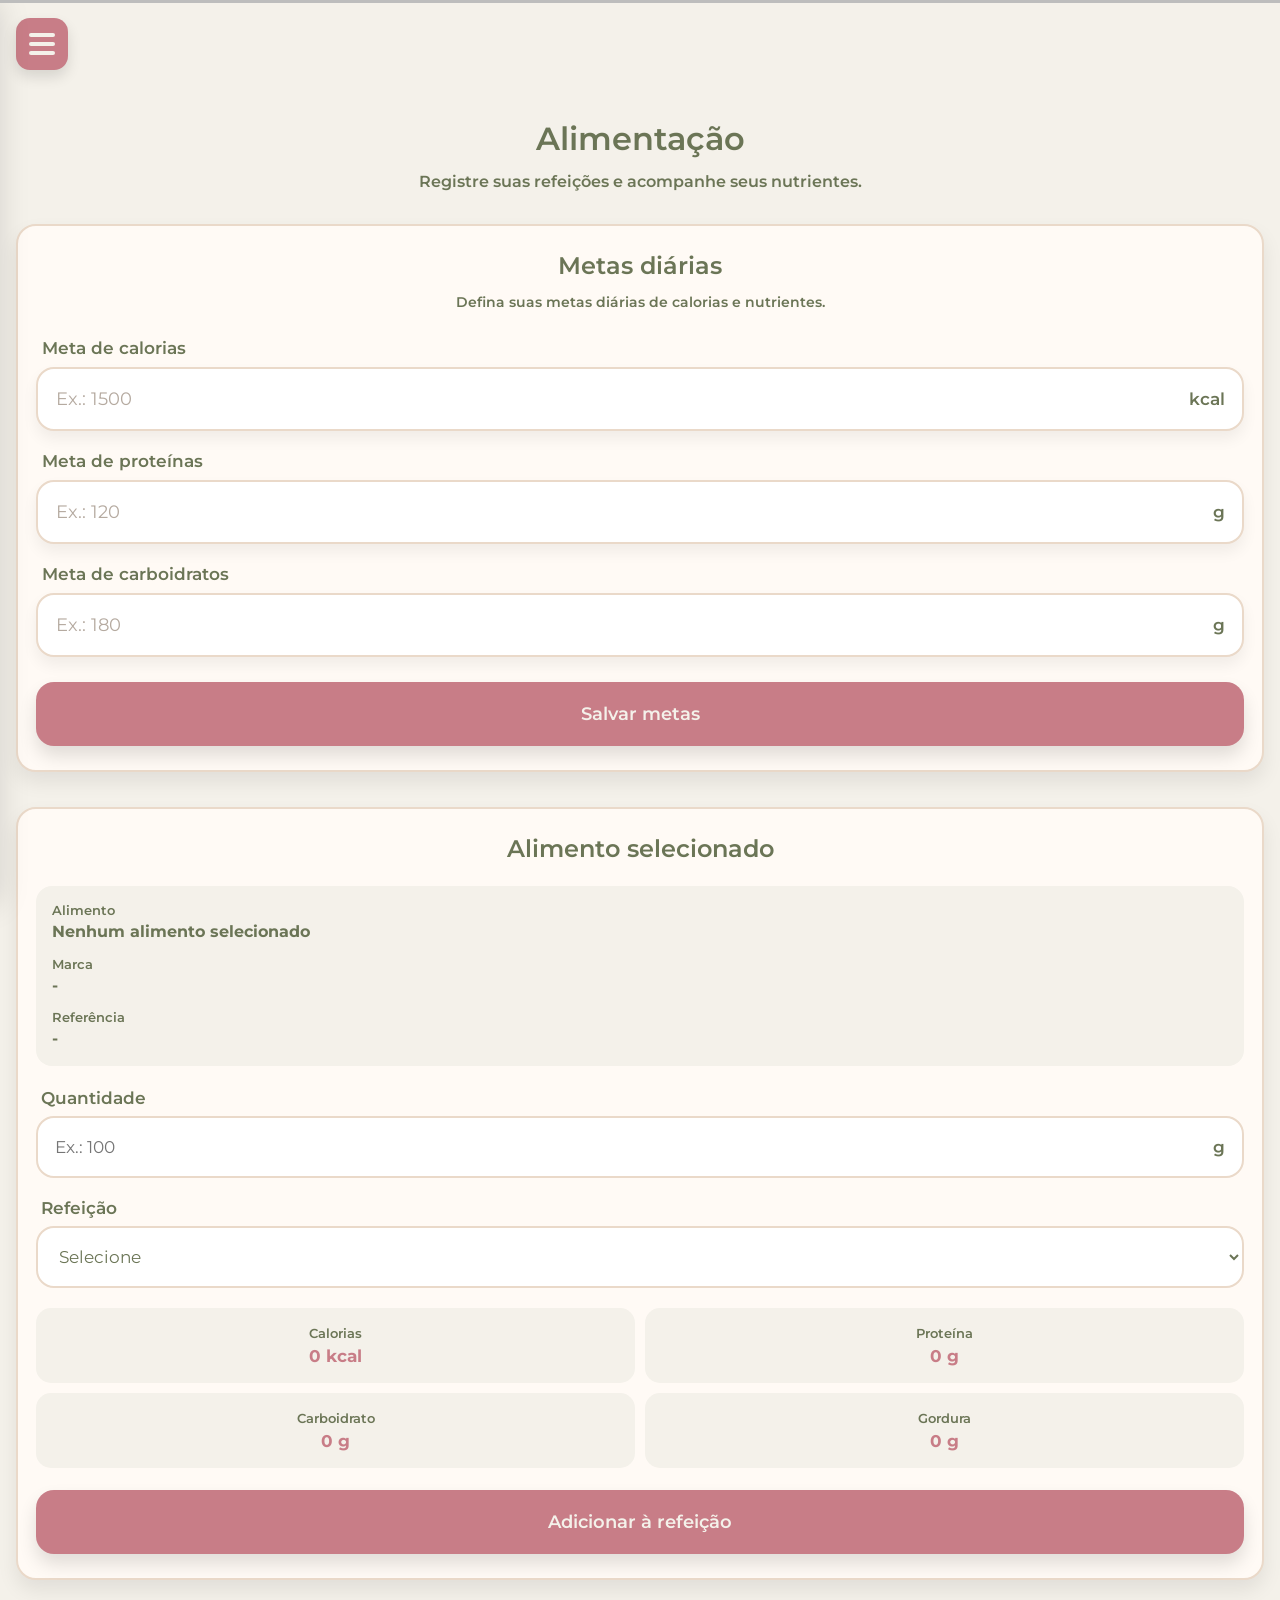
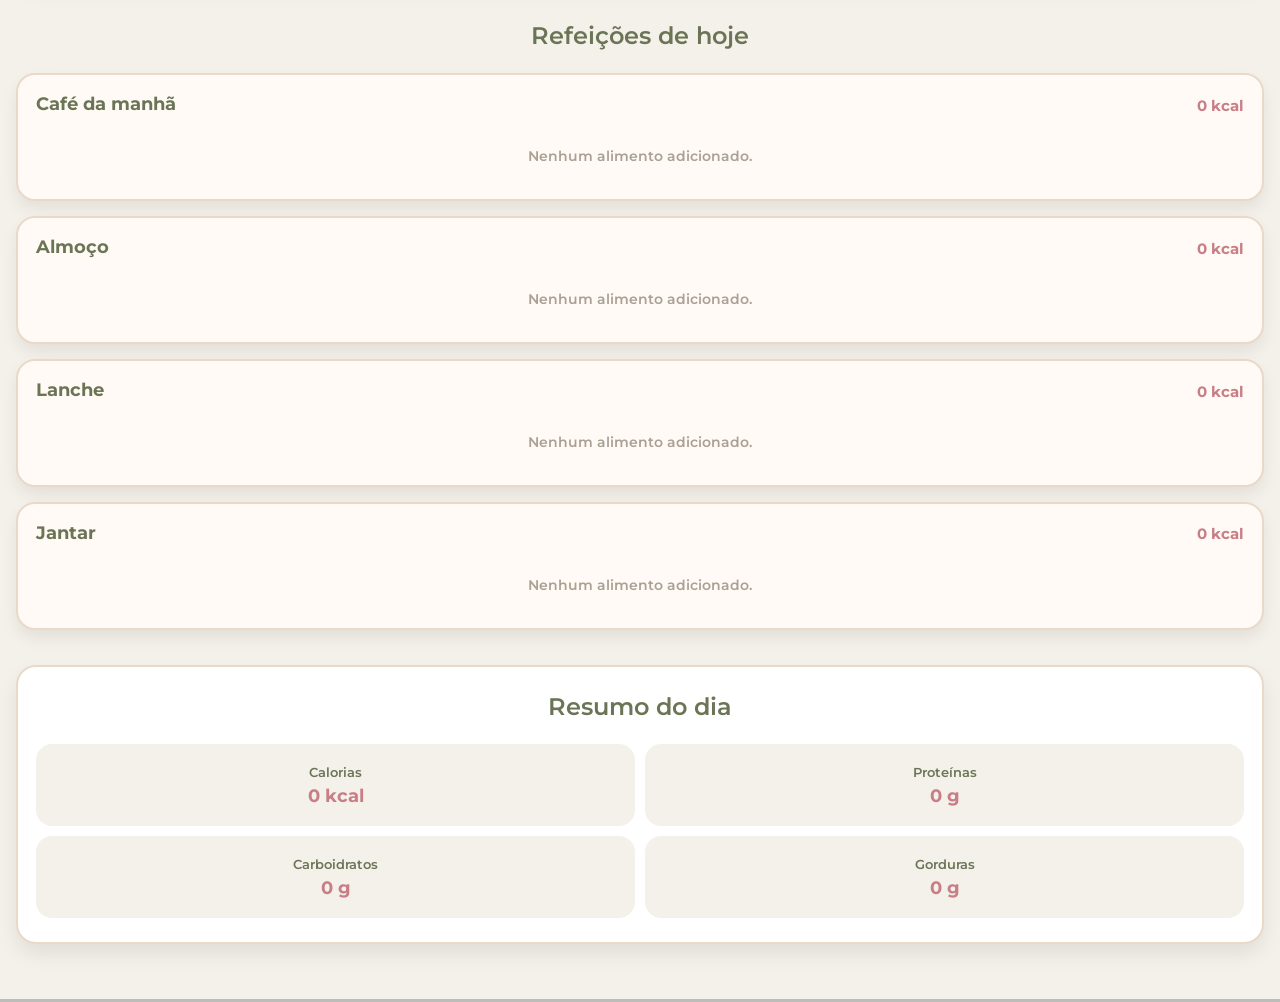
<file: alimentacao.html>
<!DOCTYPE html>
<html lang="pt-br">

<head>
    <meta charset="UTF-8">
    <meta name="viewport" content="width=device-width, initial-scale=1.0">
    <link rel="icon" href="assets/favicon/favicon.png">
    <title>Canetinha | Alimentação</title>
    <link rel="stylesheet" href="style.css">
</head>

<body>
    <div class="app">
        <header class="topo">
            <button class="menu-button" id="menuButton" type="button" aria-label="Abrir menu">
                <span></span>
                <span></span>
                <span></span>
            </button>
        </header>
        <aside class="menu-lateral" id="menuLateral">
            <div class="menu-header">
                <h2>Menu</h2>
                <button class="fechar-menu" id="fecharMenu" type="button" aria-label="Fechar menu">
                    &times;
                </button>
            </div>
            <nav>
                <ul>
                    <li><a href="index.html">Início</a></li>
                    <li><a href="dose.html">Registrar aplicação</a></li>
                    <li><a href="alimentacao.html">Registrar alimentação</a></li>
                    <li><a href="peso.html">Registrar peso</a></li>
                    <li><a href="hidratacao.html">Hidratação</a></li>
                    <li><a href="musculacao.html">Musculação</a></li>
                    <li><a href="dashboard.html">Dashboard</a></li>
                </ul>
            </nav>
        </aside>
        <main class="conteudo-alimentacao">
            <h1>Alimentação</h1>
            <p class="subtitulo-alimentacao">
                Registre suas refeições e acompanhe
                seus nutrientes.
            </p>
            <section class="configuracao-metas" id="configuracaoMetas">
                <h2>Metas diárias</h2>
                <p class="descricao-metas">
                    Defina suas metas diárias de calorias e nutrientes.
                </p>
                <form id="formMetasAlimentacao">
                    <div class="campo-meta">
                        <label for="metaCaloriasInput">
                            Meta de calorias
                        </label>
                        <div class="input-meta">
                            <input type="number" id="metaCaloriasInput" name="metaCalorias" min="1" step="1"
                                placeholder="Ex.: 1500" required>
                            <span>kcal</span>
                        </div>
                    </div>
                    <div class="campo-meta">
                        <label for="metaProteinaInput">
                            Meta de proteínas
                        </label>
                        <div class="input-meta">
                            <input type="number" id="metaProteinaInput" name="metaProteina" min="1" step="0.1"
                                placeholder="Ex.: 120" required>
                            <span>g</span>
                        </div>
                    </div>
                    <div class="campo-meta">
                        <label for="metaCarboidratoInput">
                            Meta de carboidratos
                        </label>
                        <div class="input-meta">
                            <input type="number" id="metaCarboidratoInput" name="metaCarboidrato" min="1" step="0.1"
                                placeholder="Ex.: 180" required>
                            <span>g</span>
                        </div>
                    </div>
                    <button type="submit" class="botao-salvar-metas">
                        Salvar metas
                    </button>
                </form>
            </section>
            <section class="progresso-alimentacao" id="progressoAlimentacao" hidden>
                <h2>Seu progresso</h2>
                <div class="progresso-nutriente">
                    <div class="progresso-nutriente-topo">
                        <span>
                            Calorias
                        </span>
                        <strong>
                            <span id="caloriasConsumidas">
                                0
                            </span>
                            /
                            <span id="metaCalorias">
                                0
                            </span>
                            kcal
                        </strong>
                    </div>
                    <div class="barra-meta-container">
                        <div class="barra-meta" id="barraCalorias"></div>
                    </div>
                </div>
                <div class="progresso-nutriente">
                    <div class="progresso-nutriente-topo">
                        <span>
                            Proteínas
                        </span>
                        <strong>
                            <span id="proteinaConsumida">
                                0
                            </span>
                            /
                            <span id="metaProteina">
                                0
                            </span>
                            g
                        </strong>
                    </div>
                    <div class="barra-meta-container">
                        <div class="barra-meta" id="barraProteina"></div>
                    </div>
                </div>
                <div class="progresso-nutriente">
                    <div class="progresso-nutriente-topo">
                        <span>
                            Carboidratos
                        </span>
                        <strong>
                            <span id="carboidratoConsumido">
                                0
                            </span>
                            /
                            <span id="metaCarboidrato">
                                0
                            </span>
                            g
                        </strong>
                    </div>
                    <div class="barra-meta-container">
                        <div class="barra-meta" id="barraCarboidrato"></div>
                    </div>
                </div>
                <button type="button" class="botao-editar-metas" id="editarMetas">
                    Editar metas
                </button>
            </section>
            <section class="alimento-selecionado" id="alimentoSelecionado">
                <h2>Alimento selecionado</h2>
                <div class="informacao-alimento">
                    <div>
                        <span class="label-info">
                            Alimento
                        </span>
                        <strong id="nomeAlimento">
                            Nenhum alimento selecionado
                        </strong>
                    </div>
                    <div>
                        <span class="label-info">
                            Marca
                        </span>
                        <strong id="marcaAlimento">
                            -
                        </strong>
                    </div>
                    <div>
                        <span class="label-info">
                            Referência
                        </span>
                        <strong id="referenciaAlimento">
                            -
                        </strong>
                    </div>
                </div>
                <div class="campo-alimento">
                    <label for="quantidadeAlimento">
                        Quantidade
                    </label>
                    <div class="campo-quantidade">
                        <input type="number" id="quantidadeAlimento" name="quantidadeAlimento" min="1" step="1"
                            placeholder="Ex.: 100">
                        <span id="unidadeAlimento">
                            g
                        </span>
                    </div>
                </div>
                <div class="campo-alimento">
                    <label for="refeicao">
                        Refeição
                    </label>
                    <select id="refeicao" name="refeicao">
                        <option value="">
                            Selecione
                        </option>
                        <option value="cafe-da-manha">
                            Café da manhã
                        </option>
                        <option value="almoco">
                            Almoço
                        </option>
                        <option value="lanche">
                            Lanche
                        </option>
                        <option value="jantar">
                            Jantar
                        </option>
                        <option value="outro">
                            Outra
                        </option>
                    </select>
                </div>
                <div class="nutrientes-calculados">
                    <div>
                        <span>
                            Calorias
                        </span>
                        <strong id="caloriasAlimento">
                            0 kcal
                        </strong>
                    </div>
                    <div>
                        <span>
                            Proteína
                        </span>
                        <strong id="proteinaAlimento">
                            0 g
                        </strong>
                    </div>
                    <div>
                        <span>
                            Carboidrato
                        </span>
                        <strong id="carboidratoAlimento">
                            0 g
                        </strong>
                    </div>
                    <div>
                        <span>
                            Gordura
                        </span>
                        <strong id="gorduraAlimento">
                            0 g
                        </strong>
                    </div>
                </div>
                <button type="button" class="botao-adicionar-refeicao" id="adicionarRefeicao">
                    Adicionar à refeição
                </button>
            </section>
            <section class="refeicoes-dia">
                <h2>Refeições de hoje</h2>
                <article class="card-refeicao">
                    <div class="titulo-refeicao">
                        <h3>
                            Café da manhã
                        </h3>
                        <strong>
                            <span id="totalCafe">
                                0
                            </span>
                            kcal
                        </strong>
                    </div>
                    <div class="lista-alimentos" id="listaCafe">
                        <p class="sem-alimentos">
                            Nenhum alimento adicionado.
                        </p>
                    </div>
                </article>
                <article class="card-refeicao">
                    <div class="titulo-refeicao">
                        <h3>
                            Almoço
                        </h3>
                        <strong>
                            <span id="totalAlmoco">
                                0
                            </span>
                            kcal
                        </strong>
                    </div>
                    <div class="lista-alimentos" id="listaAlmoco">
                        <p class="sem-alimentos">
                            Nenhum alimento adicionado.
                        </p>
                    </div>
                </article>
                <article class="card-refeicao">
                    <div class="titulo-refeicao">
                        <h3>
                            Lanche
                        </h3>
                        <strong>
                            <span id="totalLanche">
                                0
                            </span>
                            kcal
                        </strong>
                    </div>
                    <div class="lista-alimentos" id="listaLanche">
                        <p class="sem-alimentos">
                            Nenhum alimento adicionado.
                        </p>
                    </div>
                </article>
                <article class="card-refeicao">
                    <div class="titulo-refeicao">
                        <h3>
                            Jantar
                        </h3>
                        <strong>
                            <span id="totalJantar">
                                0
                            </span>
                            kcal
                        </strong>
                    </div>
                    <div class="lista-alimentos" id="listaJantar">
                        <p class="sem-alimentos">
                            Nenhum alimento adicionado.
                        </p>
                    </div>
                </article>
            </section>
            <section class="resumo-alimentacao">
                <h2>Resumo do dia</h2>
                <div class="resumo-nutrientes">
                    <div>
                        <span>
                            Calorias
                        </span>
                        <strong id="resumoCalorias">
                            0 kcal
                        </strong>
                    </div>
                    <div>
                        <span>
                            Proteínas
                        </span>
                        <strong id="resumoProteina">
                            0 g
                        </strong>
                    </div>
                    <div>
                        <span>
                            Carboidratos
                        </span>
                        <strong id="resumoCarboidrato">
                            0 g
                        </strong>
                    </div>
                    <div>
                        <span>
                            Gorduras
                        </span>
                        <strong id="resumoGordura">
                            0 g
                        </strong>
                    </div>
                </div>
            </section>
        </main>
    </div>
    <script>
        const menuButton =
            document.getElementById("menuButton");
        const menuLateral =
            document.getElementById("menuLateral");
        const fecharMenu =
            document.getElementById("fecharMenu");
        menuButton.addEventListener(
            "click",
            function () {
                menuLateral.classList.add(
                    "menu-aberto"
                );
            }
        );
        fecharMenu.addEventListener(
            "click",
            function () {
                menuLateral.classList.remove(
                    "menu-aberto"
                );
            }
        );
    </script>
</body>
</html>
</file>
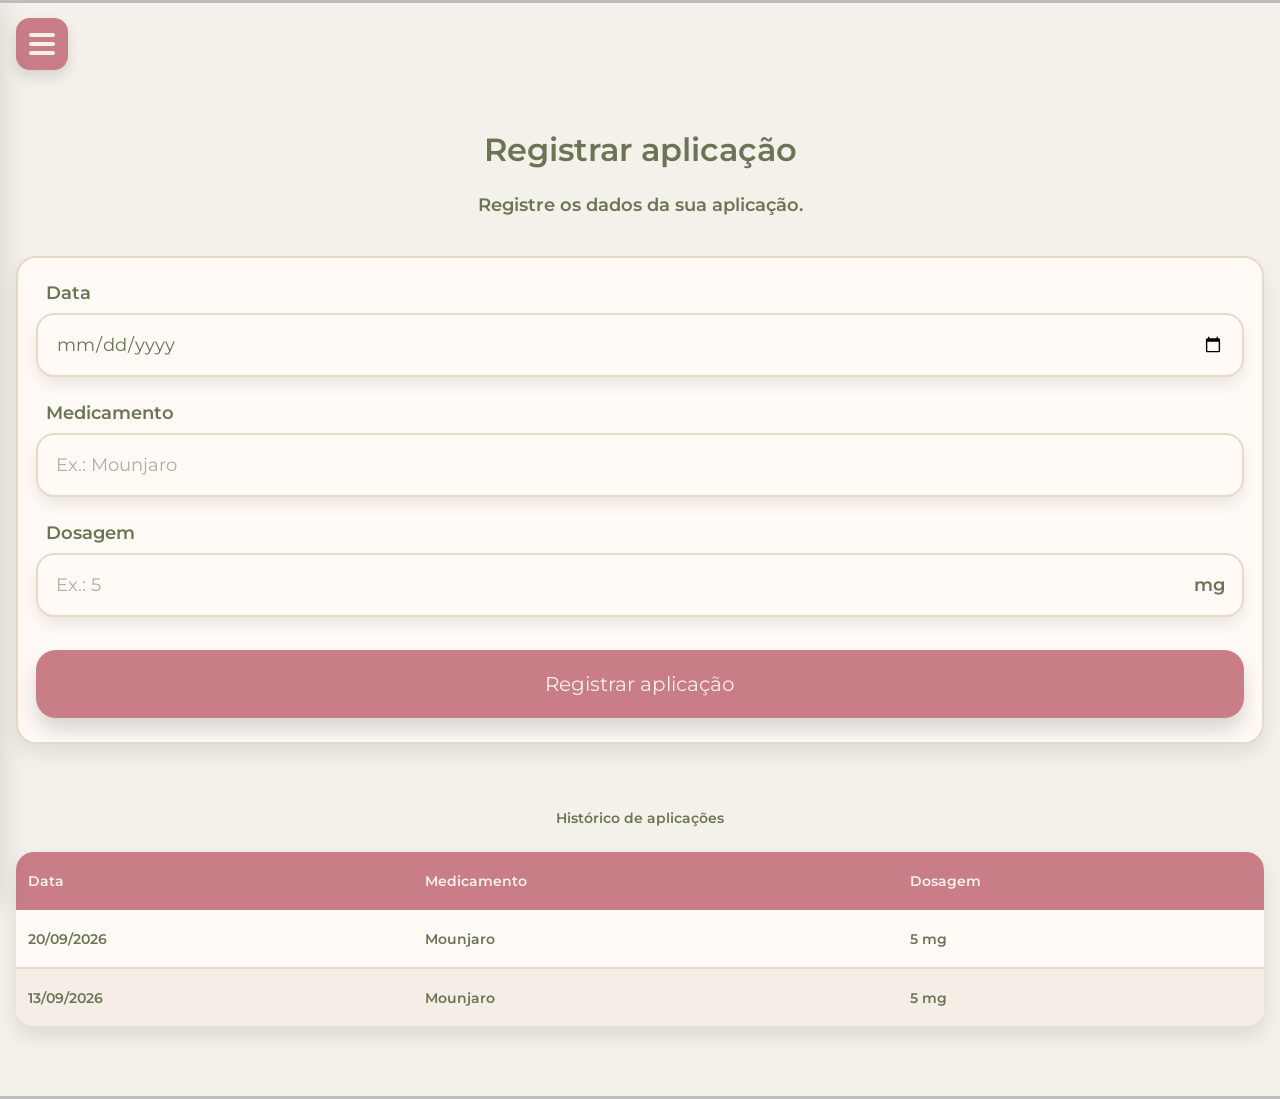
<file: dose.html>
<!DOCTYPE html>
<html lang="pt-br">

<head>
    <meta charset="UTF-8">
    <meta name="viewport" content="width=device-width, initial-scale=1.0">
    <link rel="icon" href="assets/favicon/favicon.png">
    <title>Canetinha | Aplicação</title>
    <link rel="stylesheet" href="style.css">
</head>

<body>
    <div class="app">
        <header class="topo">
            <button class="menu-button" id="menuButton" aria-label="Abrir menu">
                <span></span>
                <span></span>
                <span></span>
            </button>
        </header>
        <aside class="menu-lateral" id="menuLateral">
            <div class="menu-header">
                <h2>Menu</h2>
                <button class="fechar-menu" id="fecharMenu" aria-label="Fechar menu">
                    &times;
                </button>
            </div>
            <nav>
                <ul>
                    <li><a href="index.html">Início</a></li>
                    <li><a href="dose.html">Registrar aplicação</a></li>
                    <li><a href="alimentacao.html">Registrar alimentação</a></li>
                    <li><a href="peso.html">Registrar peso</a></li>
                    <li><a href="hidratacao.html">Registrar hidratação</a></li>
                    <li><a href="musculacao.html">Registrar musculação</a></li>
                    <li><a href="dashboard.html">Dashboard</a></li>
                </ul>
            </nav>
        </aside>

        <main class="conteudo">
            <h1>Registrar aplicação</h1>
            <p class="subtitulo">Registre os dados da sua aplicação.</p>
            <form id="formDose">
                <div class="campo">
                    <label for="data">Data</label>
                    <input type="date" id="data" name="data" required>
                </div>
                <div class="campo">
                    <label for="medicamento">Medicamento</label>
                    <input type="text" id="medicamento" name="medicamento" placeholder="Ex.: Mounjaro" required>
                </div>
                <div class="campo">
                    <label for="dosagem">Dosagem</label>
                    <div class="dosagem-container">
                        <input type="number" id="dosagem" name="dosagem" placeholder="Ex.: 5" min="0" step="0.1"
                            required>
                        <span>mg</span>
                    </div>
                </div>
                <button type="submit" class="botao-principal">Registrar aplicação</button>
            </form>

            <section class="historico">
                <h2>Histórico de aplicações</h2>
                <div class="tabela-container">
                    <table>
                        <thead>
                            <tr>
                                <th>Data</th>
                                <th>Medicamento</th>
                                <th>Dosagem</th>
                            </tr>
                        </thead>
                        <tbody id="historico-body">
                            <tr>
                                <td>20/09/2026</td>
                                <td>Mounjaro</td>
                                <td>5 mg</td>
                            </tr>
                            <tr>
                                <td>13/09/2026</td>
                                <td>Mounjaro</td>
                                <td>5 mg</td>
                            </tr>
                        </tbody>
                    </table>
                </div>
            </section>
        </main>
    </div>
    <script>
        const menuButton =
            document.getElementById("menuButton");
        const menuLateral =
            document.getElementById("menuLateral");
        const fecharMenu =
            document.getElementById("fecharMenu");
        menuButton.addEventListener("click", function () {

            menuLateral.classList.add("menu-aberto");
        });
        fecharMenu.addEventListener("click", function () {
            menuLateral.classList.remove("menu-aberto");
        });
    </script>
</body>

</html>
</file>
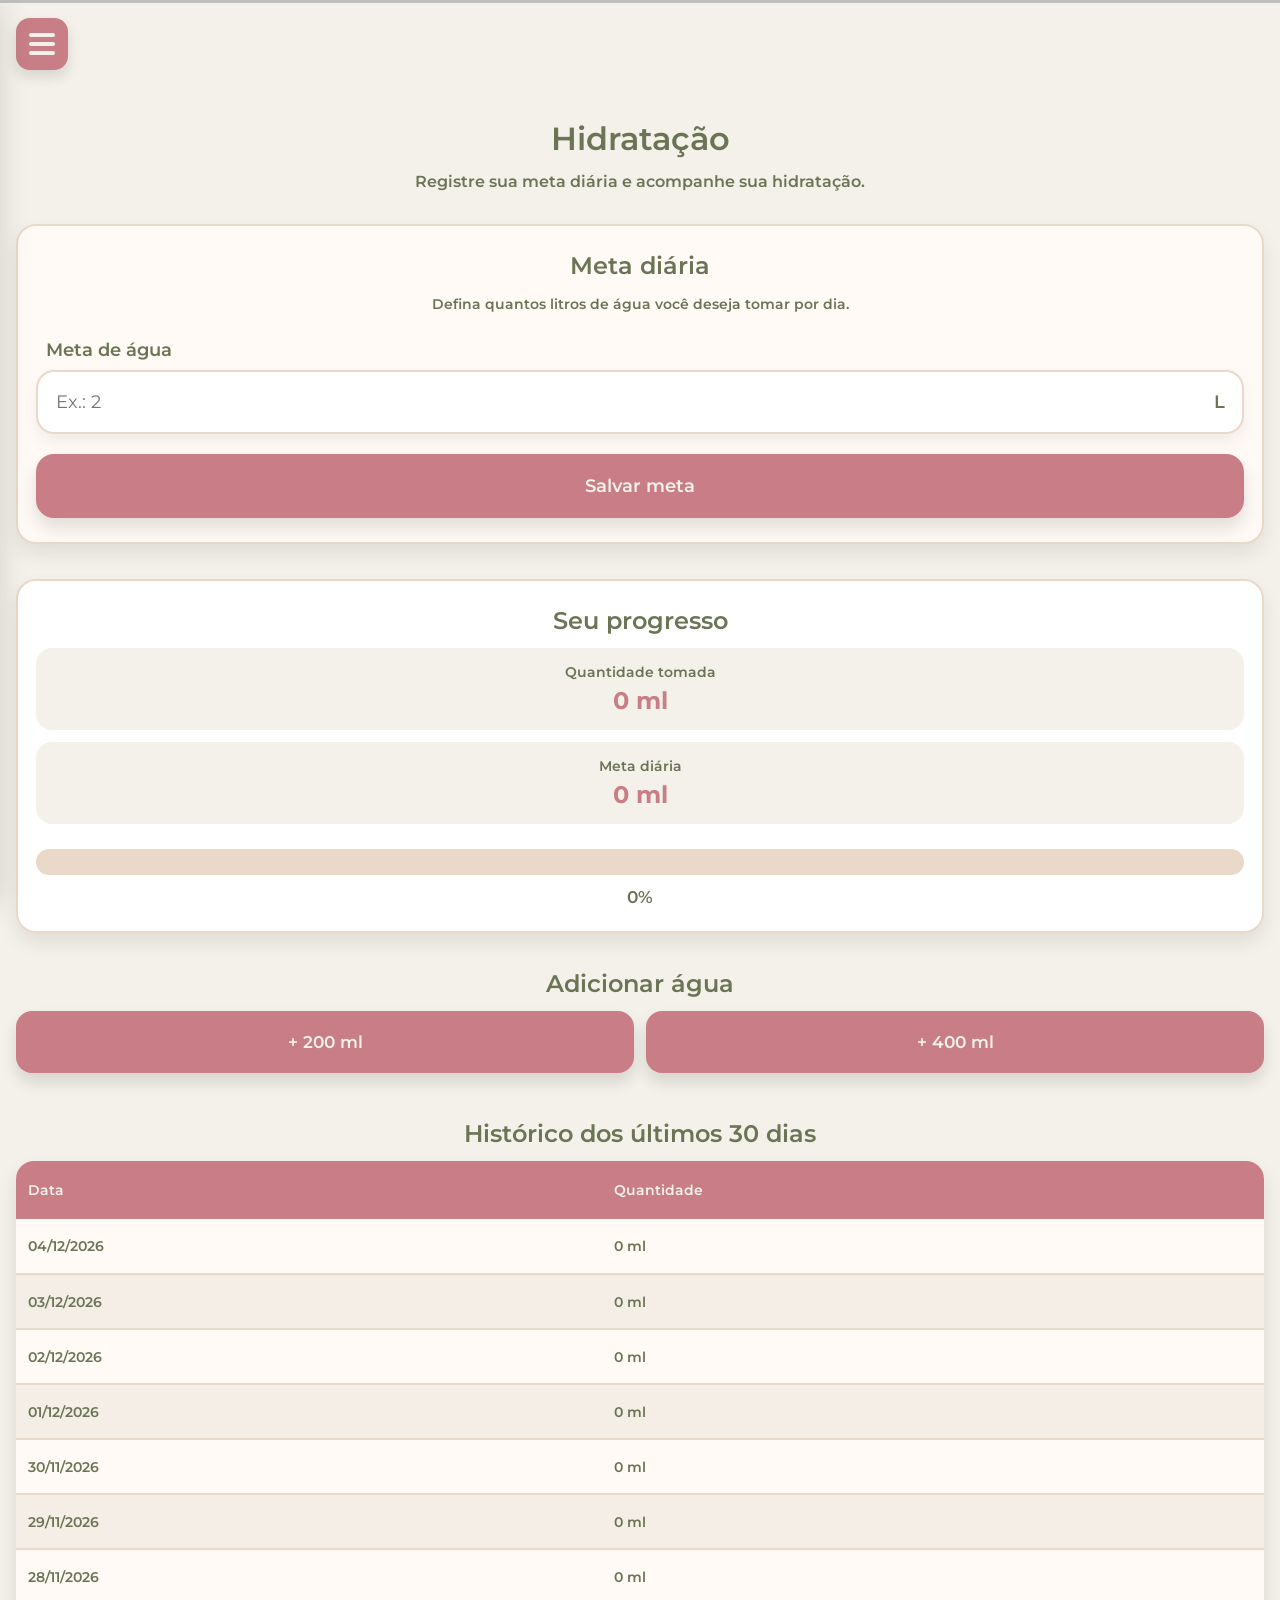
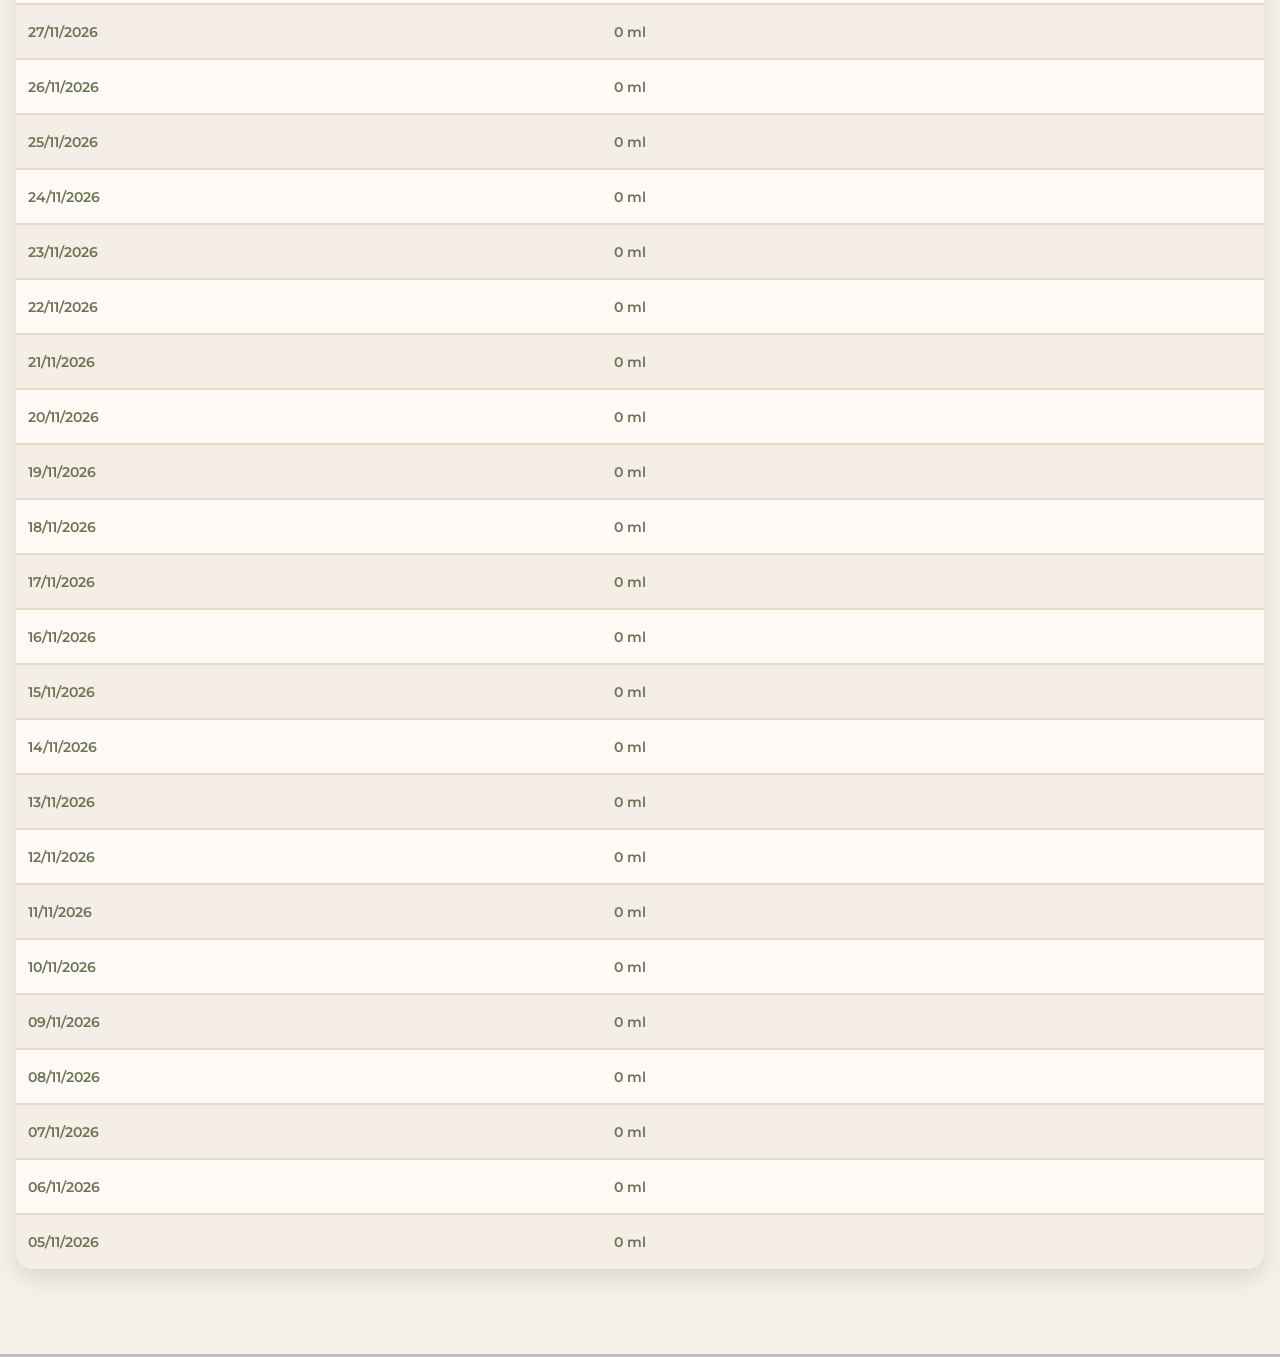
<file: hidratacao.html>
<!DOCTYPE html>
<html lang="pt-br">

<head>
    <meta charset="UTF-8">
    <meta name="viewport" content="width=device-width, initial-scale=1.0">
    <link rel="icon" href="assets/favicon/favicon.png">
    <title>Canetinha | Hidratação</title>
    <link rel="stylesheet" href="style.css">
</head>

<body>
    <div class="app">
        <header class="topo">
            <button class="menu-button" id="menuButton" aria-label="Abrir menu">
                <span></span>
                <span></span>
                <span></span>
            </button>
        </header>
        <aside class="menu-lateral" id="menuLateral">
            <div class="menu-header">
                <h2>Menu</h2>
                <button class="fechar-menu" id="fecharMenu" aria-label="Fechar menu">
                    &times;
                </button>
            </div>
            <nav>
                <ul>
                    <li><a href="index.html">Início</a></li>
                    <li><a href="dose.html">Registrar aplicação</a></li>
                    <li><a href="alimentacao.html">Registrar alimentação</a></li>
                    <li><a href="peso.html">Registrar peso</a></li>
                    <li><a href="hidratacao.html">Registrar hidratação</a></li>
                    <li><a href="musculacao.html">Registrar musculação</a></li>
                    <li><a href="dashboard.html">Dashboard</a></li>
                </ul>
            </nav>
        </aside>
        <main class="conteudo-hidratacao">
            <h1>Hidratação</h1>
            <p class="subtitulo-hidratacao">
                Registre sua meta diária e acompanhe sua hidratação.
            </p>
            <section class="meta-hidratacao">
                <h2>Meta diária</h2>
                <p>
                    Defina quantos litros de água você deseja tomar por dia.
                </p>
                <form id="formMetaAgua">
                    <div class="campo-agua">
                        <label for="metaAgua">
                            Meta de água
                        </label>
                        <div class="input-agua">
                            <input type="number" id="metaAgua" name="metaAgua" min="0.1" step="0.1" placeholder="Ex.: 2"
                                required>
                            <span>L</span>
                        </div>
                    </div>
                    <button type="submit" class="botao-agua">
                        Salvar meta
                    </button>
                </form>
            </section>
            <section class="progresso-agua">
                <h2>Seu progresso</h2>
                <div class="quantidade-agua">
                    <span>
                        Quantidade tomada
                    </span>
                    <strong id="aguaTomada">
                        0 ml
                    </strong>
                </div>
                <div class="meta-atual-agua">
                    <span>
                        Meta diária
                    </span>
                    <strong id="metaAguaTexto">
                        0 ml
                    </strong>
                </div>
                <div class="barra-agua-container">
                    <div class="barra-agua" id="barraAgua"></div>
                </div>
                <p class="porcentagem-agua" id="porcentagemAgua">
                    0%
                </p>
            </section>
            <section class="adicionar-agua">
                <h2>Adicionar água</h2>
                <div class="botoes-agua">
                    <button type="button" class="botao-copo" id="btn200">
                        + 200 ml
                    </button>
                    <button type="button" class="botao-copo" id="btn400">
                        + 400 ml
                    </button>
                </div>
            </section>
            <section class="historico-agua">
                <h2>
                    Histórico dos últimos 30 dias
                </h2>
                <div class="tabela-container">
                    <table>
                        <thead>
                            <tr>
                                <th>
                                    Data
                                </th>
                                <th>
                                    Quantidade
                                </th>
                            </tr>
                        </thead>
                        <tbody id="historico-agua-body">
                        </tbody>
                    </table>
                </div>
            </section>
        </main>
    </div>
    <script>
        const menuButton =
            document.getElementById("menuButton");
        const menuLateral =
            document.getElementById("menuLateral");
        const fecharMenu =
            document.getElementById("fecharMenu");
        menuButton.addEventListener("click", function () {
            menuLateral.classList.add("menu-aberto");
        });
        fecharMenu.addEventListener("click", function () {
            menuLateral.classList.remove("menu-aberto");
        });
        const formMetaAgua =
            document.getElementById("formMetaAgua");
        const metaAgua =
            document.getElementById("metaAgua");
        const aguaTomada =
            document.getElementById("aguaTomada");
        const metaAguaTexto =
            document.getElementById("metaAguaTexto");
        const barraAgua =
            document.getElementById("barraAgua");
        const porcentagemAgua =
            document.getElementById("porcentagemAgua");
        const btn200 =
            document.getElementById("btn200");
        const btn400 =
            document.getElementById("btn400");
        const historicoAguaBody =
            document.getElementById("historico-agua-body");
        function obterDataHoje() {
            const hoje = new Date();
            const ano = hoje.getFullYear();
            const mes =
                String(hoje.getMonth() + 1).padStart(2, "0");
            const dia =
                String(hoje.getDate()).padStart(2, "0");
            return `${ano}-${mes}-${dia}`;
        }
        function formatarData(data) {
            const partes = data.split("-");
            return `${partes[2]}/${partes[1]}/${partes[0]}`;
        }
        let metaDiaria =
            Number(localStorage.getItem("metaAgua")) || 0;
        let historico =
            JSON.parse(
                localStorage.getItem("historicoAgua")
            ) || [];
        function obterRegistroHoje() {
            const hoje = obterDataHoje();
            let registro =
                historico.find(
                    item => item.data === hoje
                );
            if (!registro) {
                registro = {
                    data: hoje,
                    quantidade: 0
                };
                historico.push(registro);
            }
            return registro;
        }
        function atualizarTela() {
            const registroHoje =
                obterRegistroHoje();
            const tomada =
                registroHoje.quantidade;
            aguaTomada.textContent =
                `${tomada} ml`;
            metaAguaTexto.textContent =
                `${metaDiaria * 1000} ml`;
            let porcentagem = 0;
            if (metaDiaria > 0) {
                porcentagem =
                    (tomada / (metaDiaria * 1000)) * 100;
            }
            const porcentagemBarra =
                Math.min(porcentagem, 100);
            barraAgua.style.width =
                `${porcentagemBarra}%`;
            porcentagemAgua.textContent =
                `${Math.round(porcentagem)}%`;
            localStorage.setItem(
                "historicoAgua",
                JSON.stringify(historico)
            );
            atualizarHistorico();
        }
        formMetaAgua.addEventListener(
            "submit",
            function (event) {
                event.preventDefault();
                metaDiaria =
                    Number(metaAgua.value);
                localStorage.setItem(
                    "metaAgua",
                    metaDiaria
                );
                atualizarTela();
            }
        );
        function adicionarAgua(quantidade) {
            const registroHoje =
                obterRegistroHoje();
            registroHoje.quantidade += quantidade;
            atualizarTela();
        }
        btn200.addEventListener(
            "click",
            function () {
                adicionarAgua(200);
            }
        );
        btn400.addEventListener(
            "click",
            function () {
                adicionarAgua(400);
            }
        );
        function atualizarHistorico() {
            historicoAguaBody.innerHTML = "";
            const hoje = new Date();
            for (let i = 0; i < 30; i++) {
                const data =
                    new Date(hoje);
                data.setDate(
                    hoje.getDate() - i
                );
                const ano =
                    data.getFullYear();
                const mes =
                    String(
                        data.getMonth() + 1
                    ).padStart(2, "0");
                const dia =
                    String(
                        data.getDate()
                    ).padStart(2, "0");
                const dataFormatada =
                    `${ano}-${mes}-${dia}`;
                const registro =
                    historico.find(
                        item =>
                            item.data === dataFormatada
                    );
                const quantidade =
                    registro
                        ? registro.quantidade
                        : 0;
                const linha =
                    document.createElement("tr");
                linha.innerHTML = `
                    <td>
                        ${formatarData(dataFormatada)}
                    </td>
                    <td>
                        ${quantidade} ml
                    </td>
                `;
                historicoAguaBody.appendChild(linha);
            }

        }
        if (metaDiaria > 0) {
            metaAgua.value =
                metaDiaria;
        }
        atualizarTela();
    </script>
</body>

</html>
</file>
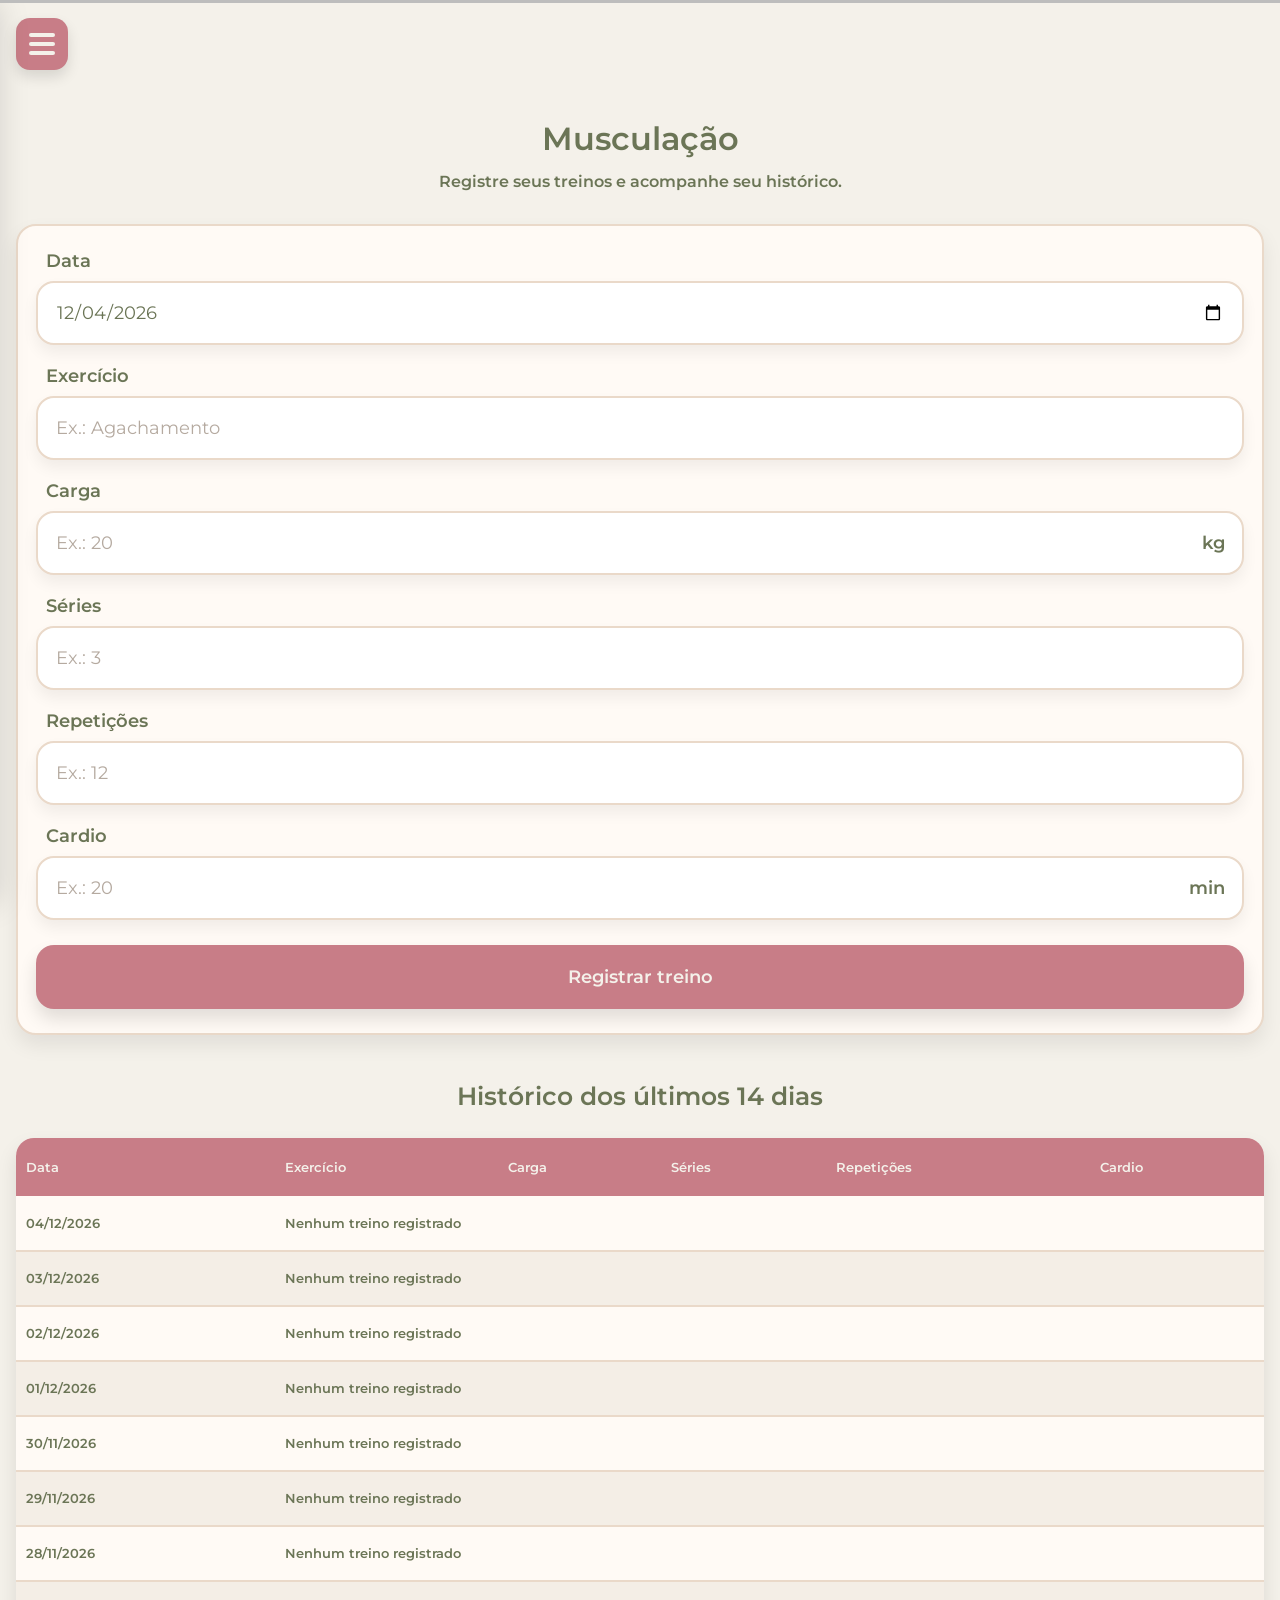
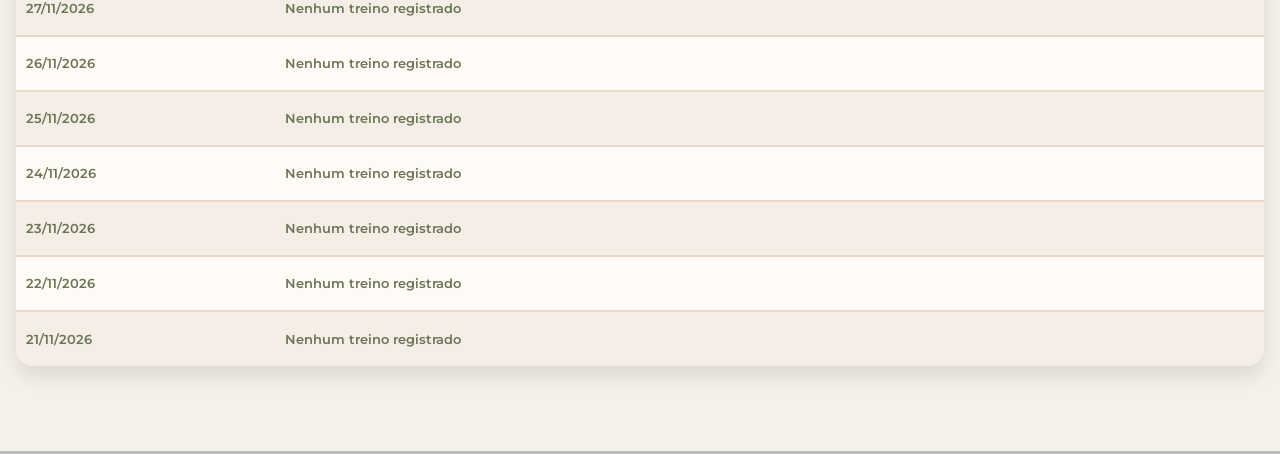
<file: musculacao.html>
<!DOCTYPE html>
<html lang="pt-br">
<head>
    <meta charset="UTF-8">
    <meta name="viewport" content="width=device-width, initial-scale=1.0">
    <link rel="icon" href="assets/favicon/favicon.png">
    <title>Canetinha | Musculação</title>
    <link rel="stylesheet" href="style.css">
</head>
<body>
    <div class="app">
        <header class="topo">
            <button class="menu-button" id="menuButton" aria-label="Abrir menu">
                <span></span>
                <span></span>
                <span></span>
            </button>
        </header>
        <aside class="menu-lateral" id="menuLateral">
            <div class="menu-header">
                <h2>Menu</h2>
                <button class="fechar-menu" id="fecharMenu" aria-label="Fechar menu">
                    &times;
                </button>
            </div>
            <nav>
                <ul>
                    <li><a href="index.html">Início</a></li>
                    <li><a href="dose.html">Registrar aplicação</a></li>
                    <li><a href="alimentacao.html">Registrar alimentação</a></li>
                    <li><a href="peso.html">Registrar peso</a></li>
                    <li><a href="hidratacao.html">Hidratação</a></li>
                    <li><a href="musculacao.html">Musculação</a></li>
                    <li><a href="dashboard.html">Dashboard</a></li>
                </ul>
            </nav>
        </aside>
        <main class="conteudo-musculacao">
            <h1>Musculação</h1>
            <p class="subtitulo-musculacao">
                Registre seus treinos e acompanhe seu histórico.
            </p>
            <section class="formulario-musculacao">
                <form id="formMusculacao">
                    <div class="campo-musculacao">
                        <label for="dataTreino">
                            Data
                        </label>
                        <input type="date" id="dataTreino" name="dataTreino" required>
                    </div>
                    <div class="campo-musculacao">
                        <label for="exercicio">
                            Exercício
                        </label>
                        <input type="text" id="exercicio" name="exercicio" placeholder="Ex.: Agachamento" required>
                 </div>
                    <div class="campo-musculacao">
                        <label for="carga">
                            Carga
                        </label>
                        <div class="input-musculacao">
                            <input type="number" id="carga" name="carga" placeholder="Ex.: 20" min="0" step="0.5"
                                required>
                            <span>kg</span>
                        </div>
                    </div>
                    <div class="campo-musculacao">
                        <label for="series">
                            Séries
                        </label>
                        <input type="number" id="series" name="series" placeholder="Ex.: 3" min="1" step="1" required>
                    </div>
                    <div class="campo-musculacao">
                        <label for="repeticoes">
                            Repetições
                        </label>
                        <input type="number" id="repeticoes" name="repeticoes" placeholder="Ex.: 12" min="1" step="1"
                            required>
                    </div>
                    <div class="campo-musculacao">
                        <label for="cardio">
                            Cardio
                        </label>
                        <div class="input-musculacao">
                            <input type="number" id="cardio" name="cardio" placeholder="Ex.: 20" min="0" step="1">
                            <span>min</span>
                        </div>
                    </div>
                    <button type="submit" class="botao-musculacao">
                        Registrar treino
                    </button>
                </form>
            </section>
            <section class="historico-musculacao">
                <h2>
                    Histórico dos últimos 14 dias
                </h2>
                <div class="tabela-container">
                    <table>
                        <thead>
                            <tr>
                                <th>Data</th>
                                <th>Exercício</th>
                                <th>Carga</th>
                                <th>Séries</th>
                                <th>Repetições</th>
                                <th>Cardio</th>
                            </tr>
                        </thead>
                        <tbody id="historico-musculacao-body">
                        </tbody>
                    </table>
                </div>
            </section>
        </main>
    </div>
    <script>
        const menuButton =
            document.getElementById("menuButton");
        const menuLateral =
            document.getElementById("menuLateral");
        const fecharMenu =
            document.getElementById("fecharMenu");
        menuButton.addEventListener("click", function () {
            menuLateral.classList.add("menu-aberto");
        });
        fecharMenu.addEventListener("click", function () {
            menuLateral.classList.remove("menu-aberto");
        });
        const formMusculacao =
            document.getElementById("formMusculacao");
        const historicoMusculacaoBody =
            document.getElementById(
                "historico-musculacao-body"
            );
        let historicoMusculacao =
            JSON.parse(
                localStorage.getItem(
                    "historicoMusculacao"
                )
            ) || [];
        function obterDataHoje() {
            const hoje = new Date();
            const ano =
                hoje.getFullYear();
            const mes =
                String(
                    hoje.getMonth() + 1
                ).padStart(2, "0");
            const dia =
                String(
                    hoje.getDate()
                ).padStart(2, "0");
            return `${ano}-${mes}-${dia}`;
        }
        function formatarData(data) {
            const partes =
                data.split("-");
            return `${partes[2]}/${partes[1]}/${partes[0]}`;
        }
        formMusculacao.addEventListener(
            "submit",
            function (event) {
                event.preventDefault();
                const registro = {
                    data:
                        document.getElementById(
                            "dataTreino"
                        ).value,
                    exercicio:
                        document.getElementById(
                            "exercicio"
                        ).value,
                    carga:
                        document.getElementById(
                            "carga"
                        ).value,
                    series:
                        document.getElementById(
                            "series"
                        ).value,
                    repeticoes:
                        document.getElementById(
                            "repeticoes"
                        ).value,
                    cardio:
                        document.getElementById(
                            "cardio"
                        ).value || 0
                };
                historicoMusculacao.push(registro);
                localStorage.setItem(
                    "historicoMusculacao",
                    JSON.stringify(
                        historicoMusculacao
                    )
                );
                formMusculacao.reset();
                document.getElementById(
                    "dataTreino"
                ).value = obterDataHoje();
                atualizarHistorico();
            }
        );
        function atualizarHistorico() {
            historicoMusculacaoBody.innerHTML = "";
            const hoje = new Date();
            for (let i = 0; i < 14; i++) {
                const data =
                    new Date(hoje);
                data.setDate(
                    hoje.getDate() - i
                );
                const ano =
                    data.getFullYear();
                const mes =
                    String(
                        data.getMonth() + 1
                    ).padStart(2, "0");
                const dia =
                    String(
                        data.getDate()
                    ).padStart(2, "0");
                const dataFormatada =
                    `${ano}-${mes}-${dia}`;
                const registrosDoDia =
                    historicoMusculacao.filter(
                        item =>
                            item.data ===
                            dataFormatada
                    );
                if (
                    registrosDoDia.length === 0
                ) {
                    const linha =
                        document.createElement("tr");
                    linha.innerHTML = `
                        <td>
                            ${formatarData(dataFormatada)}
                        </td>
                        <td colspan="5">
                            Nenhum treino registrado
                        </td>
                    `;
                    historicoMusculacaoBody
                        .appendChild(linha);

                    continue;
                }
                registrosDoDia.forEach(
                    registro => {
                        const linha =
                            document.createElement(
                                "tr"
                            );
                        linha.innerHTML = `
                            <td>
                                ${formatarData(
                            registro.data
                        )}
                            </td>
                            <td>
                                ${registro.exercicio}
                            </td>
                            <td>
                                ${registro.carga} kg
                            </td>
                            <td>
                                ${registro.series}
                            </td>
                            <td>
                                ${registro.repeticoes}
                            </td>
                            <td>
                                ${registro.cardio} min
                            </td>
                        `;
                        historicoMusculacaoBody
                            .appendChild(linha);
                    }
                );
            }
        }
        document.getElementById(
            "dataTreino"
        ).value = obterDataHoje();
        atualizarHistorico();
    </script>
</body>
</html>
</file>
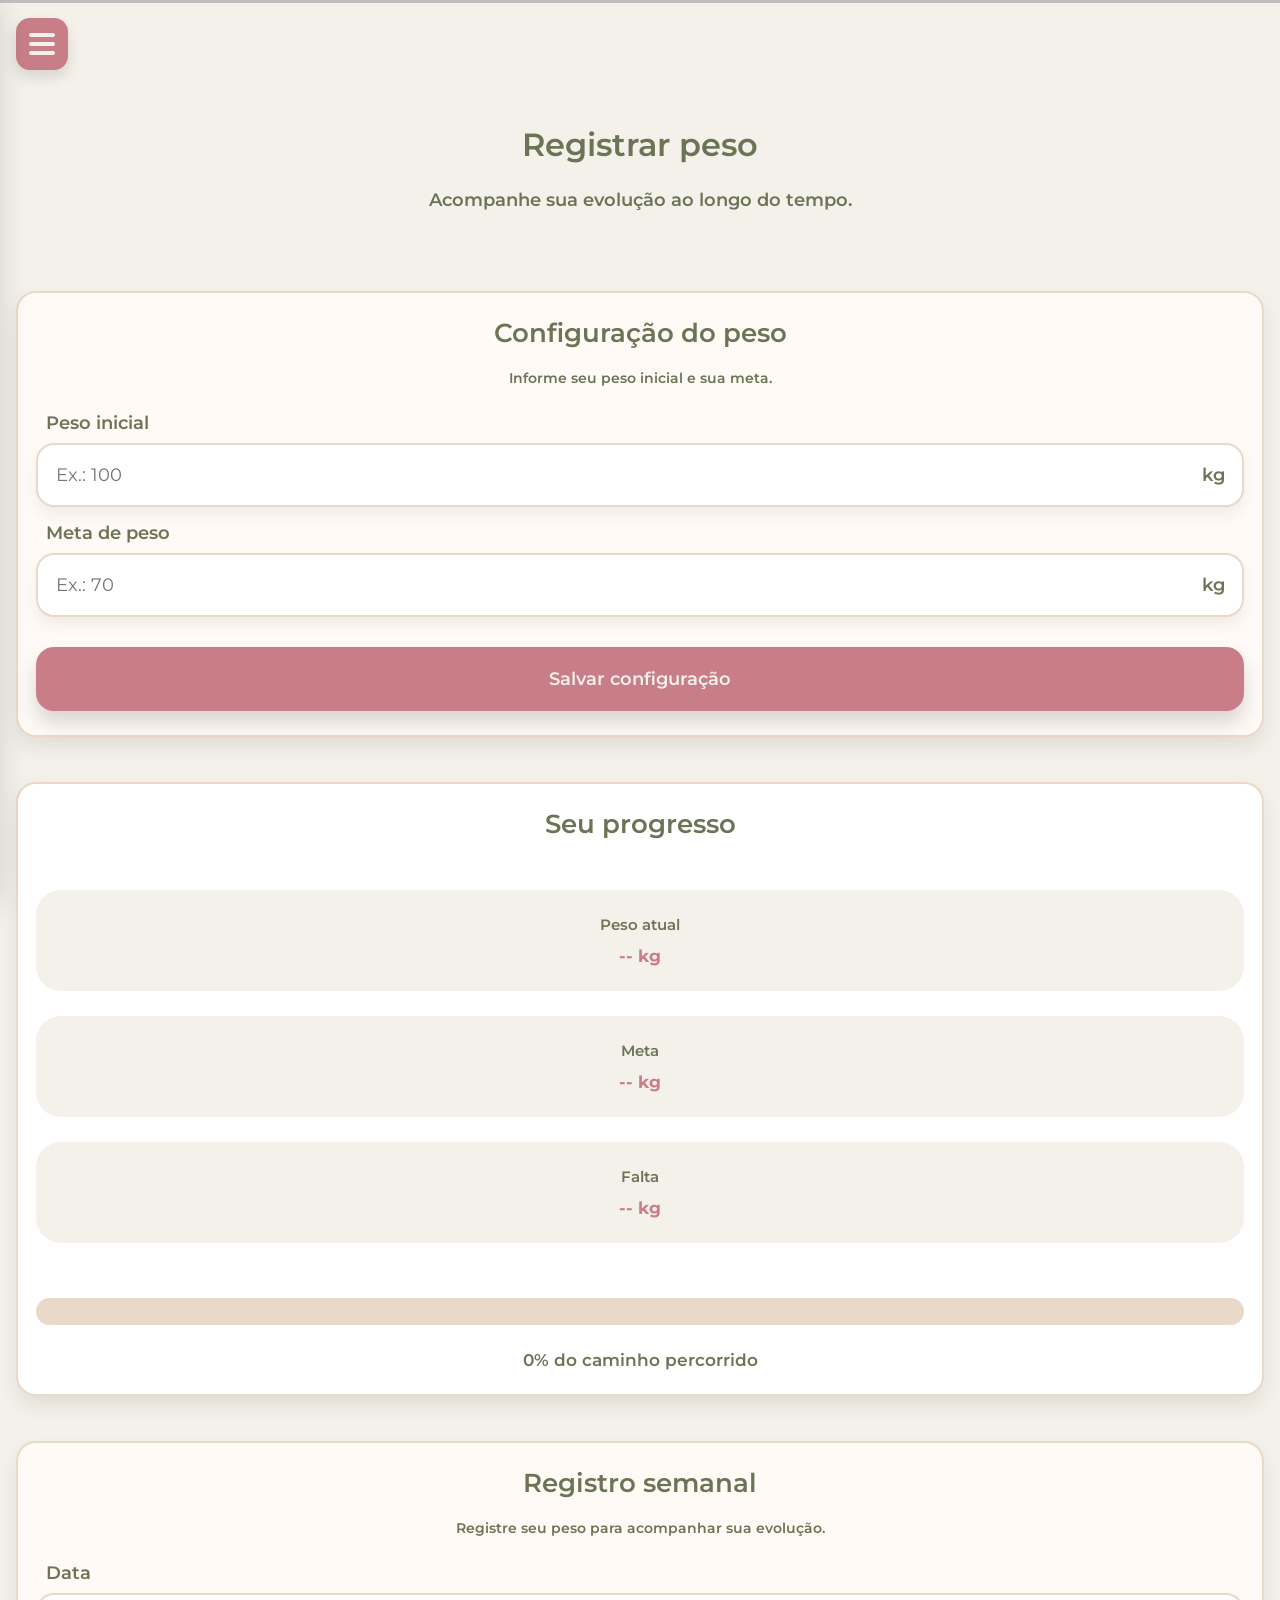
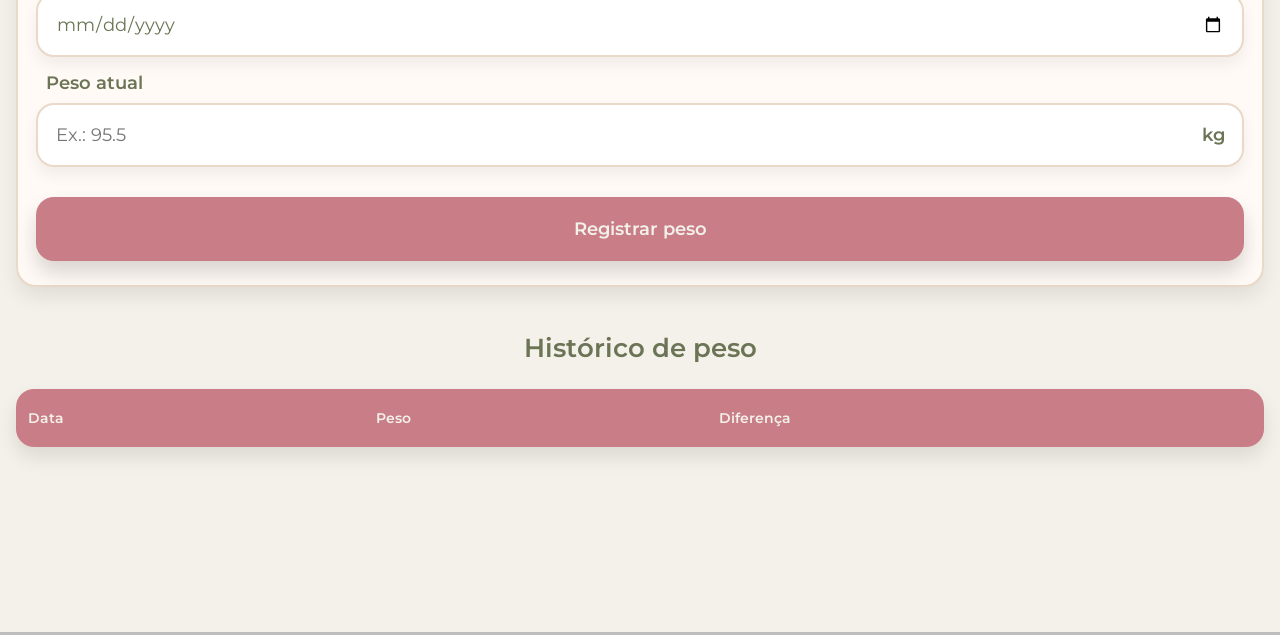
<file: peso.html>
<!DOCTYPE html>
<html lang="pt-br">

<head>
    <meta charset="UTF-8">
    <meta name="viewport"
        content="width=device-width, initial-scale=1.0">
    <link rel="icon"
        href="assets/favicon/favicon.png">
    <title>Canetinha | Peso</title>
    <link rel="stylesheet"
        href="style.css">
</head>
<body>
    <div class="app">
        <header class="topo">
            <button
                class="menu-button"
                id="menuButton"
                aria-label="Abrir menu">
                <span></span>
                <span></span>
                <span></span>
            </button>
        </header>
        <aside
            class="menu-lateral"
            id="menuLateral">
            <div class="menu-header">
                <h2>Menu</h2>
                <button
                    class="fechar-menu"
                    id="fecharMenu"
                    aria-label="Fechar menu">
                    &times;
                </button>
            </div>
            <nav>
                <ul>
                    <li><a href="index.html">início</a></li>
                    <li><a href="dose.html">Registrar aplicação</a></li>
                    <li><a href="alimentacao.html">Registrar alimentação</a></li>
                    <li><a href="peso.html">Registrar peso</a></li>
                    <li><a href="hidratacao.html">Registrar hidratação</a></li>
                    <li><a href="musculacao.html">Registrar musculação</a></li>
                    <li><a href="dashboard.html">Dashboard</a></li>
                </ul>
            </nav>
        </aside>
        <main class="conteudo-peso">
            <h1>Registrar peso</h1>
            <p class="subtitulo">
                Acompanhe sua evolução ao longo do tempo.
            </p>
            <section class="config-peso">
                <h2>
                    Configuração do peso
                </h2>
                <p class="descricao-secao">
                    Informe seu peso inicial e sua meta.
                </p>
                <form id="formMeta">
                    <div class="campo-peso">
                        <label for="pesoInicial">
                            Peso inicial
                        </label>
                        <div class="input-peso">
                            <input
                                type="number"
                                id="pesoInicial"
                                name="pesoInicial"
                                placeholder="Ex.: 100"
                                min="0"
                                step="0.1"
                                required>
                            <span>kg</span>
                        </div>
                    </div>
                    <div class="campo-peso">
                        <label for="metaPeso">
                            Meta de peso
                        </label>
                        <div class="input-peso">
                            <input
                                type="number"
                                id="metaPeso"
                                name="metaPeso"
                                placeholder="Ex.: 70"
                                min="0"
                                step="0.1"
                                required>
                            <span>kg</span>
                        </div>
                    </div>
                    <button
                        type="submit"
                        class="botao-peso">
                        Salvar configuração
                    </button>
                </form>
            </section>
            <section class="progresso-peso">
                <h2>
                    Seu progresso
                </h2>
                <div class="progresso-info">
                    <div>
                        <span class="titulo-info">
                            Peso atual
                        </span>
                        <strong id="pesoAtual">
                            -- kg
                        </strong>
                    </div>
                    <div>
                        <span class="titulo-info">
                            Meta
                        </span>
                        <strong id="pesoMeta">
                            -- kg
                        </strong>
                    </div>
                    <div>
                        <span class="titulo-info">
                            Falta
                        </span>
                        <strong id="pesoFalta">
                             -- kg
                        </strong>
                    </div>
                </div>
                <div class="barra-container">
                    <div
                        class="barra-progresso"
                        id="barraProgresso">
                    </div>
                </div>
                <p
                    class="porcentagem"
                    id="porcentagemProgresso">
                    0% do caminho percorrido
                </p>
            </section>
            <section class="registro-semanal">
                <h2>
                    Registro semanal
                </h2>
                <p class="descricao-secao">
                    Registre seu peso para acompanhar sua evolução.
                </p>
                <form id="formPeso">
                    <div class="campo-peso">

                        <label for="dataPeso">
                            Data
                        </label>

                        <input
                            type="date"
                            id="dataPeso"
                            name="dataPeso"
                            required>
                    </div>
                    <div class="campo-peso">
                        <label for="pesoAtualInput">
                            Peso atual
                        </label>
                        <div class="input-peso">
                            <input
                                type="number"
                                id="pesoAtualInput"
                                name="pesoAtual"
                                placeholder="Ex.: 95.5"
                                min="0"
                                step="0.1"
                                required>
                            <span>kg</span>
                        </div>
                    </div>
                    <button
                        type="submit"
                        class="botao-peso">
                        Registrar peso
                    </button>
                </form>
            </section>
            <section class="historico-peso">
                <h2>
                    Histórico de peso
                </h2>
                <div class="tabela-container">
                    <table>
                        <thead>
                            <tr>
                                <th>
                                    Data
                                </th>
                                <th>
                                    Peso
                                </th>
                                <th>
                                    Diferença
                                </th>
                            </tr>
                        </thead>
                        <tbody id="historico-peso-body">
                        </tbody>
                    </table>
                </div>
            </section>
        </main>
    </div>
    <script>
        const menuButton =
            document.getElementById("menuButton");
        const menuLateral =
            document.getElementById("menuLateral");
        const fecharMenu =
            document.getElementById("fecharMenu");
        menuButton.addEventListener(
            "click",
            function () {
                menuLateral.classList.add(
                    "menu-aberto"
                );
            }
        );
        fecharMenu.addEventListener(
            "click",
            function () {
                menuLateral.classList.remove(
                    "menu-aberto"
                );
            }
        );
    </script>
</body>
</html>
</file>
<file: style.css>
@import url('https://fonts.googleapis.com/css2?family=Montserrat:ital,wght@0,100..900;1,100..900&display=swap');

* {
    margin: 0;
    padding: 0;
    box-sizing: border-box;
}

html,
body {
    width: 100%;
    min-height: 100dvh;
}

body {
    background-color: #f4f1ea;
    font-family: "Montserrat", sans-serif;
    display: flex;
    justify-content: center;
    align-items: center;
    min-height: 100vh;
}

body > div {
    width: 100%;
    min-height: 100vh;
    background-color: #ffffff;
    border: 3px solid #bdbdbd;
    display: flex;
    flex-direction: column;
    align-items: center;
}

.cabecalho {
    width: 100%;
    display: flex;
    justify-content: center;
    align-items: center;
    padding: 0;
}

#logo {
    width: 100%;
    max-width: 300px;
    height: auto;
    display: block;
    margin: 10px 0 0 0;
}

.menu-main {
    width: 100%;
    display: flex;
    justify-content: center;
    margin-top: 0;
    padding: 0 10px;
}

.menu-main ul {
    list-style: none;
    width: calc(100vw - 40px);
    display: flex;
    flex-direction: column;
    gap: 15px;
    margin-top: 25px;
}

.menu-main li {
    width: 100%;
}


.menu-main a {
    width: 100%;
    height: 55px;
    min-height: 55px;
    display: flex;
    justify-content: center;
    align-items: center;
    background-color: #c87d87;
    color: #f4f1ea;
    text-decoration: none;
    font-size: 20px;
    font-weight: 600;
    border-radius: 20px;
    box-shadow: 0 12px 20px rgba(0, 0, 0, 0.15);
    transition:
        transform 0.2s ease,
        box-shadow 0.2s ease,
        background-color 0.2s ease;
}

.menu-main a:hover {
    background-color: #f8ddc4;
    transform: translateY(-5px);
    box-shadow: 0 16px 25px rgba(0, 0, 0, 0.18);
}

.menu-main a:active {
    transform: translateY(2px);
    box-shadow: 0 7px 12px rgba(0, 0, 0, 0.15);
}

.app {
    position: relative;
    width: 100%;
    min-height: 100vh;
    background-color: #f4f1ea;
    border: 3px solid #bdbdbd;
    overflow: hidden;
    color: #6b7556;
    font-weight: 600;
}

.topo {
    position: relative;
    width: 100%;
    min-height: 72px;
    display: flex;
    align-items: center;
    padding: 15px 16px;
}

.menu-button {
    width: 52px;
    height: 52px;
    border: none;
    background-color: #c87d87;
    border-radius: 14px;
    box-shadow: 0 7px 14px rgba(0, 0, 0, 0.12);
    cursor: pointer;
    display: flex;
    flex-direction: column;
    justify-content: center;
    align-items: center;
    gap: 5px;
}

.menu-button:hover {
    background-color: #c87d87;
    transform: translateY(-3px);
}

.menu-button span {
    width: 26px;
    height: 4px;
    background-color: #f4f1ea;
    border-radius: 8px;
}

.menu-lateral {
    position: absolute;
    top: 0;
    left: 0;
    width: min(88vw, 340px);
    height: 100dvh;
    background-color: #f4f1ea;
    z-index: 10;
    padding: 25px 18px;
    box-shadow: 15px 0 30px rgba(0, 0, 0, 0.15);
    transform: translateX(-105%);
    transition: transform 0.3s ease;
}
.menu-lateral.menu-aberto {
    transform: translateX(0);
}

.menu-header {
    display: flex;
    justify-content: space-between;
    align-items: center;
    margin-bottom: 35px;
}


.menu-header h2 {
    color: #6b7556;
    font-size: 14px;
    font-weight: 600;
}

.fechar-menu {
    width: 48px;
    height: 48px;
    border: none;
    background-color: #c87d87;
    border-radius: 20px;
    color: #f4f1ea;
    font-size: 18px;
    cursor: pointer;
    display: flex;
    justify-content: center;
    align-items: center;
}

.menu-lateral ul {
    list-style: none;
    display: flex;
    flex-direction: column;
    gap: 13px;
}


.menu-lateral a {
    display: flex;
    align-items: center;
    width: 100%;
    min-height: 60px;
    padding: 15px 16px;
    background-color: #c87d87;
    border-radius: 25px;
    color: #f4f1ea;
    text-decoration: none;
    font-size: 18px;
    box-shadow: 0 8px 15px rgba(0, 0, 0, 0.12);
    transition: 0.2s;
}

.menu-lateral a:hover {
    background-color: #f8ddc4;
    transform: translateX(5px);
}

.conteudo {
    width: calc(100% - 32px);
    margin: 45px auto 0;
    padding-bottom: 35px;
}

.conteudo h1 {
    text-align: center;
    color: #6b7556;
    font-size: 32px;
    font-weight: 600;
    margin-bottom: 25px;
}

.subtitulo {
    text-align: center;
    color: #6b7556;
    font-size: 18px;
    margin-bottom: 40px;
}

#formDose {
    width: 100%;
    display: flex;
    flex-direction: column;
    gap: 25px;
    background-color: #fffaf5;
    padding: 24px 18px;
    border: 2px solid #ead9c9;
    border-radius: 20px;
    box-shadow: 0 10px 20px rgba(0, 0, 0, 0.08);
}

.campo {
    display: flex;
    flex-direction: column;
    gap: 9px;
}

.campo label {
    color: #6b7556;
    font-size: 18px;
    padding-left: 10px;
}

.campo input {
    width: 100%;
    height: 64px;
    border: 2px solid #ead9c9;
    border-radius: 18px;
    background-color: #fffaf5;
    padding: 0 18px;
    color: #6b7556;
    font-size: 18px;
    outline: none;
    box-shadow: 0 8px 15px rgba(0, 0, 0, 0.08);
    transition: 0.2s;
}

.campo input:focus {
    border-color: #c98b98;
    background-color: #ffffff;
    box-shadow: 0 0 0 5px rgba(201, 139, 152, 0.12);
}

.campo input::placeholder {
    color: #b5aaa0;
}

.dosagem-container {
    position: relative;
    width: 100%;
}

.dosagem-container input {
    padding-right: 65px;
}

.dosagem-container span {
    position: absolute;
    right: 19px;
    top: 50%;
    transform: translateY(-50%);
    color: #6b7556;
    font-size: 18px;
}

.botao-principal {
    width: 100%;
    min-height: 68px;
    margin-top: 8px;
    border: none;
    border-radius: 20px;
    background-color: #c87d87;
    color: #f4f1ea;
    font-size: 20px;
    cursor: pointer;
    box-shadow: 0 12px 20px rgba(0, 0, 0, 0.15);
    transition:
        transform 0.2s ease,
        background-color 0.2s ease,
        box-shadow 0.2s ease;
}

.botao-principal:hover {
    background-color: #f8ddc4;
    transform: translateY(-4px);
    box-shadow: 0 16px 25px rgba(0, 0, 0, 0.18);
}

.botao-principal:active {
    transform: translateY(2px);
    box-shadow: 0 7px 12px rgba(0, 0, 0, 0.15);
}

.historico {
    width: 100%;
    margin-top: 65px;
    padding-bottom: 35px;
}

.historico h2 {
    color: #6b7556;
    font-size: 14px;
    font-weight: 600;
    text-align: center;
    margin-bottom: 25px;
}

.tabela-container {
    width: 100%;
    overflow-x: auto;
    border-radius: 18px;
    box-shadow:
        0 10px 20px rgba(0, 0, 0, 0.10);
}


.tabela-container table {
    width: 100%;
    border-collapse: collapse;
    background-color: #fffaf5;
    overflow: hidden;
}

.tabela-container th {
    height: 58px;
    padding: 12px;
    background-color: #c87d87;
    color: #f4f1ea;
    font-size: 14px;
    font-weight: 600;
    text-align: left;
}

.tabela-container td {
    height: 58px;
    padding: 12px;
    color: #6b7556;
    font-size: 14px;
    border-bottom: 2px solid #ead9c9;
}

.tabela-container tbody tr:nth-child(even) {
    background-color: #f4eee6;
}

.tabela-container tbody tr:hover {
    background-color: #f8ddc4;
}

.tabela-container tbody tr:last-child td {
    border-bottom: none;
}

.conteudo-peso {
    width: calc(100% - 32px);
    margin: 40px auto 0;
    padding-bottom: 150px;
}

.conteudo-peso h1 {
    text-align: center;
    color: #6b7556;
    font-size: 32px;
    font-weight: 600;
    margin-bottom: 25px;
}

.conteudo-peso h2 {
    color: #6b7556;
    font-size: 26px;
    font-weight: 600;
    text-align: center;
    margin-bottom: 20px;
}

.descricao-secao {
    color: #6b7556;
    font-size: 14px;
    text-align: center;
    margin-bottom: 25px;
}

.config-peso {
    width: 100%;
    padding: 24px 18px;
    margin-top: 80px;
    background-color: #fffaf5;
    border: 2px solid #ead9c9;
    border-radius: 20px;
    box-shadow:
        0 10px 20px rgba(0, 0, 0, 0.08);
}

#formMeta,
#formPeso {
    width: 100%;
    display: flex;
    flex-direction: column;
    gap: 15px;
}

.campo-peso {
    display: flex;
    flex-direction: column;
    gap: 9px;
}
.campo-peso label {
    color: #6b7556;
    font-size: 18px;
    padding-left: 10px;
    font-weight: 600;
}

.campo-peso > input,
.input-peso input {
    width: 100%;
    height: 64px;
    border: 2px solid #ead9c9;
    border-radius: 18px;
    background-color: #ffffff;
    padding: 0 18px;
    color: #6b7556;
    font-size: 18px;
    outline: none;
    box-shadow: 0 8px 15px rgba(0, 0, 0, 0.06);
    transition: 0.2s;
}

.campo-peso > input:focus,
.input-peso input:focus {
    border-color: #c87d87;
    box-shadow:
        0 0 0 5px rgba(200, 125, 135, 0.12);
}

.input-peso {
    position: relative;
    width: 100%;
}

.input-peso input {
    padding-right: 65px;
}

.input-peso span {
    position: absolute;
    right: 19px;
    top: 50%;
    transform: translateY(-50%);
    color: #6b7556;
    font-size: 18px;
    font-weight: 600;
}

.botao-peso {
    width: 100%;
    height: 64px;
    margin-top: 15px;
    border: none;
    border-radius: 18px;
    background-color: #c87d87;
    color: #f4f1ea;
    font-size: 18px;
    font-weight: 600;
    cursor: pointer;
    box-shadow:
        0 12px 20px rgba(0, 0, 0, 0.15);
    transition:
        transform 0.2s ease,
        background-color 0.2s ease,
        box-shadow 0.2s ease;
}

.botao-peso:hover {
    background-color: #b96e79;
    transform: translateY(-4px);
    box-shadow:
        0 16px 25px rgba(0, 0, 0, 0.18);
}

.botao-peso:active {
    transform: translateY(2px);
    box-shadow:
        0 7px 12px rgba(0, 0, 0, 0.15);
}


.progresso-peso {
    width: 100%;
    margin-top: 45px;
    padding: 24px 18px;
    background-color: #ffffff;
    border: 2px solid #ead9c9;
    border-radius: 20px;
    box-shadow:
        0 10px 20px rgba(0, 0, 0, 0.08);
}

.progresso-info {
    display: grid;
    grid-template-columns: 1fr;
    gap: 25px;
    margin-top: 50px;
}

.progresso-info > div {
    min-height: 90px;
    padding: 25px;
    background-color: #f4f1ea;
    border-radius: 25px;
    display: flex;
    flex-direction: column;
    justify-content: center;
    align-items: center;
    text-align: center;
}

.titulo-info {
    color: #6b7556;
    font-size: 15px;
    margin-bottom: 12px;
}

.progresso-info strong {
    color: #c87d87;
    font-size: 17px;
}

.barra-container {
    width: 100%;
    height: 27px;
    margin-top: 55px;
    background-color: #ead9c9;
    border-radius: 50px;
    overflow: hidden;
}

.barra-progresso {
    width: 0%;
    height: 100%;
    background-color: #c87d87;
    border-radius: 50px;
    transition: width 0.5s ease;
}

.porcentagem {
    color: #6b7556;
    font-size: 17px;
    text-align: center;
    margin-top: 25px;
}

.registro-semanal {
    width: 100%;
    margin-top: 45px;
    padding: 24px 18px;
    background-color: #fffaf5;
    border: 2px solid #ead9c9;
    border-radius: 20px;
    box-shadow:
        0 10px 20px rgba(0, 0, 0, 0.08);
}

.historico-peso {
    width: 100%;
    margin-top: 45px;
    padding-bottom: 35px;
}

.historico-peso h2 {
    margin-bottom: 25px;
}

.historico-peso .tabela-container {
    width: 100%;
    overflow-x: auto;
    border-radius: 18px;
    box-shadow:
        0 10px 20px rgba(0, 0, 0, 0.10);
}

.historico-peso table {
    width: 100%;
    border-collapse: collapse;
    background-color: #fffaf5;
}

.historico-peso th {
    height: 58px;
    padding: 12px;
    background-color: #c87d87;
    color: #f4f1ea;
    font-size: 14px;
    font-weight: 600;
    text-align: left;
}

.historico-peso td {
    height: 58px;
    padding: 12px;
    color: #6b7556;
    font-size: 14px;
    border-bottom: 2px solid #ead9c9;
}

.historico-peso tbody tr:nth-child(even) {
    background-color: #f4eee6;
}

.historico-peso tbody tr:hover {
    background-color: #f8ddc4;
}

.historico-peso tbody tr:last-child td {
    border-bottom: none;
}

html, body { 
    width: 100%; 
    overflow-x: hidden; 
    -webkit-text-size-adjust: 100%; 
}

body { 
    min-height: 100vh; 
    padding: 0; 
    display: block; 
}

body > div, .app { 
    width: 100%; 
    min-height: 100vh; 
    border-left: 0; 
    border-right: 0; 
}

img { 
    max-width: 100%; 
    height: auto; 
}

input, textarea, select, button { 
    max-width: 100%; 
    font-family: inherit; 
}

.tabela-container { 
    overflow-x: auto; 
    -webkit-overflow-scrolling: touch; 
}

@media (max-width: 360px) {
    .conteudo, .conteudo-peso { width: calc(100% - 24px); }
    .menu-main { padding-left: 15px; padding-right: 15px; }
    .menu-main a { font-size: 18px; }
}

body:has(.menu-main) {
    min-height: 100dvh;
    height: 100dvh;
    overflow: hidden;
}

body:has(.menu-main) {
    width: 100%;
    height: 100dvh;
    min-height: 100dvh;
    margin: 0;
    padding: 0;
    overflow: hidden;
}

body:has(.menu-main) > main {
    width: 100%;
    height: 100dvh;
    min-height: 100dvh;
    display: flex;
    flex-direction: column;
    justify-content: center;
    align-items: center;
    overflow: hidden;
}

body:has(.menu-main) .cabecalho {
    width: 100%;
    padding: 0;
    margin: 0;
    display: flex;
    justify-content: center;
    align-items: center;
}

body:has(.menu-main) #logo {
    width: 170px;
    height: 240px;
    max-width: 80vw;
    padding: 0;
    margin: 0;
    object-fit: contain;
}

body:has(.menu-main) .menu-main {
    width: 100%;
    margin: 12px 0 0;
    padding: 0 10px;
    display: flex;
    justify-content: center;
}

body:has(.menu-main) .menu-main ul {
    width: calc(100vw - 40px);
    margin: 0;
    padding: 0;
    display: flex;
    flex-direction: column;
    gap: 9px;
    list-style: none;
}

body:has(.menu-main) .menu-main a {
    width: 100%;
    height: 45px;
    min-height: 45px;
    display: flex;
    justify-content: center;
    align-items: center;
    padding: 0 12px;
    background-color: #c87d87;
    color: #f4f1ea;
    text-decoration: none;
    text-align: center;
    font-size: 16px;
    font-weight: 600;
    line-height: 1;
    border-radius: 13px;
    box-shadow: 0 7px 13px rgba(0, 0, 0, 0.11);
}

.conteudo-hidratacao {
    width: calc(100% - 32px);
    margin: 35px auto 0;
    padding-bottom: 50px;
}

.conteudo-hidratacao h1 {
    color: #6b7556;
    font-size: 32px;
    line-height: 1.2;
    font-weight: 600;
    text-align: center;
    margin-bottom: 12px;
}

.subtitulo-hidratacao {
    color: #6b7556;
    font-size: 16px;
    line-height: 1.5;
    text-align: center;
    margin-bottom: 30px;
}

.meta-hidratacao {
    width: 100%;
    padding: 24px 18px;
    background-color: #fffaf5;
    border: 2px solid #ead9c9;
    border-radius: 20px;
    box-shadow: 0 10px 20px rgba(0, 0, 0, 0.08);
}

.meta-hidratacao h2,
.progresso-agua h2,
.adicionar-agua h2,
.historico-agua h2 {
    color: #6b7556;
    font-size: 24px;
    line-height: 1.3;
    font-weight: 600;
    text-align: center;
    margin-bottom: 12px;
}

.meta-hidratacao > p {
    color: #6b7556;
    font-size: 14px;
    line-height: 1.5;
    text-align: center;
    margin-bottom: 24px;
}

#formMetaAgua {
    width: 100%;
    display: flex;
    flex-direction: column;
    gap: 20px;
}

.campo-agua {
    width: 100%;
    display: flex;
    flex-direction: column;
    gap: 9px;
}

.campo-agua label {
    color: #6b7556;
    font-size: 18px;
    padding-left: 10px;
}

.input-agua {
    position: relative;
    width: 100%;
}

.input-agua input {
    width: 100%;
    height: 64px;
    border: 2px solid #ead9c9;
    border-radius: 18px;
    background-color: #ffffff;
    padding: 0 60px 0 18px;
    color: #6b7556;
    font-size: 18px;
    outline: none;
    box-shadow: 0 8px 15px rgba(0, 0, 0, 0.06);
}

.input-agua input:focus {
    border-color: #c87d87;
    box-shadow: 0 0 0 5px rgba(200, 125, 135, 0.12);
}

.input-agua span {
    position: absolute;
    right: 19px;
    top: 50%;
    transform: translateY(-50%);
    color: #6b7556;
    font-size: 18px;
    font-weight: 600;
    pointer-events: none;
}

.botao-agua {
    width: 100%;
    height: 64px;
    border: none;
    border-radius: 18px;
    background-color: #c87d87;
    color: #f4f1ea;
    font-size: 18px;
    font-weight: 600;
    cursor: pointer;
    box-shadow: 0 10px 18px rgba(0, 0, 0, 0.12);
}

.botao-agua:active {
    transform: translateY(2px);
}

.progresso-agua {
    width: 100%;
    margin-top: 35px;
    padding: 24px 18px;
    background-color: #ffffff;
    border: 2px solid #ead9c9;
    border-radius: 20px;
    box-shadow: 0 10px 20px rgba(0, 0, 0, 0.08);
}

.quantidade-agua,
.meta-atual-agua {
    width: 100%;
    min-height: 76px;
    padding: 15px;
    margin-top: 12px;
    background-color: #f4f1ea;
    border-radius: 16px;
    display: flex;
    flex-direction: column;
    justify-content: center;
    align-items: center;
    text-align: center;
}

.quantidade-agua span,
.meta-atual-agua span {
    color: #6b7556;
    font-size: 14px;
    margin-bottom: 5px;
}

.quantidade-agua strong,
.meta-atual-agua strong {
    color: #c87d87;
    font-size: 24px;
}

.barra-agua-container {
    width: 100%;
    height: 26px;
    margin-top: 25px;
    background-color: #ead9c9;
    border-radius: 50px;
    overflow: hidden;
}

.barra-agua {
    width: 0%;
    height: 100%;
    background-color: #c87d87;
    border-radius: 50px;
    transition: width 0.3s ease;
}

.porcentagem-agua {
    color: #6b7556;
    font-size: 17px;
    text-align: center;
    margin-top: 12px;
}

.adicionar-agua {
    width: 100%;
    margin-top: 35px;
}

.botoes-agua {
    width: 100%;
    display: grid;
    grid-template-columns: 1fr 1fr;
    gap: 12px;
}

.botao-copo {
    width: 100%;
    height: 62px;
    border: none;
    border-radius: 16px;
    background-color: #c87d87;
    color: #f4f1ea;
    font-size: 17px;
    font-weight: 600;
    box-shadow: 0 9px 16px rgba(0, 0, 0, 0.12);
    cursor: pointer;
}

.botao-copo:active {
    transform: translateY(2px);
}

.historico-agua {
    width: 100%;
    margin-top: 45px;
    padding-bottom: 35px;
}

.historico-agua .tabela-container {
    width: 100%;
    overflow-x: auto;
    border-radius: 18px;
    box-shadow: 0 10px 20px rgba(0, 0, 0, 0.10);
}

.historico-agua table {
    width: 100%;
    min-width: 300px;
    border-collapse: collapse;
    background-color: #fffaf5;
}

.historico-agua th {
    height: 58px;
    padding: 12px;
    background-color: #c87d87;
    color: #f4f1ea;
    font-size: 14px;
    font-weight: 600;
    text-align: left;
}

.historico-agua td {
    height: 55px;
    padding: 12px;
    color: #6b7556;
    font-size: 14px;
    border-bottom: 2px solid #ead9c9;
}

.historico-agua tbody tr:nth-child(even) {
    background-color: #f4eee6;
}

.historico-agua tbody tr:last-child td {
    border-bottom: none;
}

.conteudo-musculacao {
    width: calc(100% - 32px);
    margin: 35px auto 0;
    padding-bottom: 50px;
}

.conteudo-musculacao h1 {
    color: #6b7556;
    font-size: 32px;
    line-height: 1.2;
    font-weight: 600;
    text-align: center;
    margin-bottom: 12px;
}

.subtitulo-musculacao {
    color: #6b7556;
    font-size: 16px;
    line-height: 1.5;
    text-align: center;
    margin-bottom: 30px;
}

.formulario-musculacao {
    width: 100%;
    padding: 24px 18px;
    background-color: #fffaf5;
    border: 2px solid #ead9c9;
    border-radius: 20px;
    box-shadow: 0 10px 20px rgba(0, 0, 0, 0.08);
}

#formMusculacao {
    width: 100%;
    display: flex;
    flex-direction: column;
    gap: 20px;
}

.campo-musculacao {
    width: 100%;
    display: flex;
    flex-direction: column;
    gap: 9px;
}

.campo-musculacao label {
    color: #6b7556;
    font-size: 18px;
    padding-left: 10px;
}

.campo-musculacao input {
    width: 100%;
    height: 64px;
    border: 2px solid #ead9c9;
    border-radius: 18px;
    background-color: #ffffff;
    padding: 0 18px;
    color: #6b7556;
    font-size: 18px;
    outline: none;
    box-shadow: 0 8px 15px rgba(0, 0, 0, 0.06);
}

.campo-musculacao input:focus {
    border-color: #c87d87;
    box-shadow:
        0 0 0 5px rgba(200, 125, 135, 0.12);
}

.campo-musculacao input::placeholder {
    color: #b5aaa0;
}

.input-musculacao {
    position: relative;
    width: 100%;
}

.input-musculacao input {
    padding-right: 65px;
}

.input-musculacao span {
    position: absolute;
    right: 19px;
    top: 50%;
    transform: translateY(-50%);
    color: #6b7556;
    font-size: 18px;
    font-weight: 600;
    pointer-events: none;
}

.botao-musculacao {
    width: 100%;
    height: 64px;
    margin-top: 5px;
    border: none;
    border-radius: 18px;
    background-color: #c87d87;
    color: #f4f1ea;
    font-size: 18px;
    font-weight: 600;
    cursor: pointer;
    box-shadow: 0 10px 18px rgba(0, 0, 0, 0.12);
}

.botao-musculacao:active {
    transform: translateY(2px);
}

.historico-musculacao {
    width: 100%;
    margin-top: 45px;
    padding-bottom: 35px;
}

.historico-musculacao h2 {
    color: #6b7556;
    font-size: 25px;
    line-height: 1.3;
    font-weight: 600;
    text-align: center;
    margin-bottom: 25px;
}

.historico-musculacao .tabela-container {
    width: 100%;
    overflow-x: auto;
    border-radius: 18px;
    box-shadow:
        0 10px 20px rgba(0, 0, 0, 0.10);
}

.historico-musculacao table {
    width: 100%;
    min-width: 620px;
    border-collapse: collapse;
    background-color: #fffaf5;
}

.historico-musculacao th {
    height: 58px;
    padding: 10px;
    background-color: #c87d87;
    color: #f4f1ea;
    font-size: 13px;
    font-weight: 600;
    text-align: left;
    white-space: nowrap;
}

.historico-musculacao td {
    height: 55px;
    padding: 10px;
    color: #6b7556;
    font-size: 13px;
    border-bottom: 2px solid #ead9c9;
}

.historico-musculacao tbody tr:nth-child(even) {
    background-color: #f4eee6;
}

.historico-musculacao tbody tr:last-child td {
    border-bottom: none;
}


.conteudo-alimentacao {
    width: calc(100% - 32px);
    margin: 35px auto 0;
    padding-bottom: 55px;
}

.conteudo-alimentacao h1 {
    color: #6b7556;
    font-size: 32px;
    line-height: 1.2;
    font-weight: 600;
    text-align: center;
    margin-bottom: 12px;
}

.subtitulo-alimentacao {
    color: #6b7556;
    font-size: 16px;
    line-height: 1.5;
    text-align: center;
    margin-bottom: 30px;
}

.metas-alimentacao {
    width: 100%;
    padding: 24px 18px;
    background-color: #fffaf5;
    border: 2px solid #ead9c9;
    border-radius: 20px;
    box-shadow:
        0 10px 20px rgba(0, 0, 0, 0.08);
}

.metas-alimentacao h2,
.adicionar-alimento h2,
.alimento-selecionado h2,
.refeicoes-dia > h2,
.resumo-alimentacao h2 {
    color: #6b7556;
    font-size: 24px;
    line-height: 1.3;
    font-weight: 600;
    text-align: center;
    margin-bottom: 22px;
}

.meta-alimentacao {
    width: 100%;
    margin-bottom: 22px;
}

.meta-alimentacao:last-child {
    margin-bottom: 0;
}

.meta-cabecalho {
    width: 100%;
    display: flex;
    justify-content: space-between;
    align-items: center;
    gap: 12px;
    margin-bottom: 9px;
}

.meta-cabecalho span {
    color: #6b7556;
    font-size: 15px;
    line-height: 1.3;
}

.meta-cabecalho strong {
    color: #c87d87;
    font-size: 15px;
    line-height: 1.3;
    text-align: right;
}

.barra-meta-container {
    width: 100%;
    height: 24px;
    background-color: #ead9c9;
    border-radius: 50px;
    overflow: hidden;
}

.barra-meta {
    width: 0%;
    height: 100%;
    background-color: #c87d87;
    border-radius: 50px;
}

.adicionar-alimento {
    width: 100%;
    margin-top: 35px;
}

.busca-alimento {
    width: 100%;
    padding: 24px 18px;
    background-color: #fffaf5;
    border: 2px solid #ead9c9;
    border-radius: 20px;
    box-shadow:
        0 10px 20px rgba(0, 0, 0, 0.08);
}

.busca-alimento label {
    display: block;
    color: #6b7556;
    font-size: 17px;
    margin-bottom: 9px;
}

.campo-busca {
    width: 100%;
    display: flex;
    flex-direction: column;
    gap: 10px;
}

.campo-busca input {
    width: 100%;
    height: 62px;
    border: 2px solid #ead9c9;
    border-radius: 18px;
    background-color: #ffffff;
    padding: 0 17px;
    color: #6b7556;
    font-size: 17px;
    outline: none;
}

.campo-busca input:focus {
    border-color: #c87d87;
    box-shadow:
        0 0 0 4px rgba(200, 125, 135, 0.12);
}

.campo-busca input::placeholder {
    color: #b5aaa0;
}

.botao-busca {
    width: 100%;
    height: 60px;
    border: none;
    border-radius: 17px;
    background-color: #c87d87;
    color: #f4f1ea;
    font-size: 18px;
    font-weight: 600;
    cursor: pointer;
}

.botao-busca:active {
    transform: translateY(2px);
}

.resultados-alimentos {
    width: 100%;
    margin-top: 15px;
    display: flex;
    flex-direction: column;
    gap: 10px;
}

.resultado-alimento {
    width: 100%;
    padding: 16px;
    border: 2px solid #ead9c9;
    border-radius: 17px;
    background-color: #ffffff;
    text-align: left;
    color: #6b7556;
    box-shadow:
        0 7px 14px rgba(0, 0, 0, 0.06);
    cursor: pointer;
    display: flex;
    flex-direction: column;
    gap: 5px;
}

.resultado-alimento:active {
    transform: scale(0.99);
}

.resultado-nome {
    font-size: 17px;
    font-weight: 600;
}

.resultado-marca {
    font-size: 14px;
    color: #8b8e73;
}

.resultado-nutrientes {
    font-size: 13px;
    color: #6b7556;
    line-height: 1.4;
}

.alimento-selecionado {
    width: 100%;
    margin-top: 35px;
    padding: 24px 18px;
    background-color: #fffaf5;
    border: 2px solid #ead9c9;
    border-radius: 20px;
    box-shadow:
        0 10px 20px rgba(0, 0, 0, 0.08);
}

.informacao-alimento {
    width: 100%;
    padding: 16px;
    margin-bottom: 22px;
    background-color: #f4f1ea;
    border-radius: 16px;
}

.informacao-alimento > div {
    display: flex;
    flex-direction: column;
    gap: 4px;
    margin-bottom: 13px;
}

.informacao-alimento > div:last-child {
    margin-bottom: 0;
}

.label-info {
    color: #6b7556;
    font-size: 13px;
}

.informacao-alimento strong {
    color: #6b7556;
    font-size: 16px;
    line-height: 1.3;
}

.campo-alimento {
    width: 100%;
    display: flex;
    flex-direction: column;
    gap: 8px;
    margin-bottom: 20px;
}

.campo-alimento label {
    color: #6b7556;
    font-size: 17px;
    padding-left: 5px;
}

.campo-quantidade {
    position: relative;
    width: 100%;
}

.campo-quantidade input {
    width: 100%;
    height: 62px;
    border: 2px solid #ead9c9;
    border-radius: 18px;
    background-color: #ffffff;
    padding: 0 60px 0 17px;
    color: #6b7556;
    font-size: 17px;
    outline: none;
}

.campo-quantidade input:focus {
    border-color: #c87d87;
}

.campo-quantidade span {
    position: absolute;
    right: 19px;
    top: 50%;
    transform: translateY(-50%);
    color: #6b7556;
    font-size: 17px;
    font-weight: 600;
    pointer-events: none;
}

.campo-alimento select {
    width: 100%;
    height: 62px;
    border: 2px solid #ead9c9;
    border-radius: 18px;
    background-color: #ffffff;
    padding: 0 17px;
    color: #6b7556;
    font-size: 17px;
    outline: none;
}

.nutrientes-calculados {
    width: 100%;
    display: grid;
    grid-template-columns: 1fr 1fr;
    gap: 10px;
    margin-top: 5px;
    margin-bottom: 22px;
}

.nutrientes-calculados > div {
    min-height: 75px;
    padding: 13px;
    background-color: #f4f1ea;
    border-radius: 15px;
    display: flex;
    flex-direction: column;
    justify-content: center;
    align-items: center;
    text-align: center;
    gap: 5px;
}

.nutrientes-calculados span {
    color: #6b7556;
    font-size: 13px;
}

.nutrientes-calculados strong {
    color: #c87d87;
    font-size: 17px;
}

.botao-adicionar-refeicao {
    width: 100%;
    height: 64px;
    border: none;
    border-radius: 18px;
    background-color: #c87d87;
    color: #f4f1ea;
    font-size: 18px;
    font-weight: 600;
    cursor: pointer;
    box-shadow:
        0 10px 18px rgba(0, 0, 0, 0.12);
}

.botao-adicionar-refeicao:active {
    transform: translateY(2px);
}

.refeicoes-dia {
    width: 100%;
    margin-top: 40px;
}

.card-refeicao {
    width: 100%;
    margin-bottom: 15px;
    padding: 18px;
    background-color: #fffaf5;
    border: 2px solid #ead9c9;
    border-radius: 19px;
    box-shadow:
        0 8px 16px rgba(0, 0, 0, 0.07);
}

.titulo-refeicao {
    display: flex;
    justify-content: space-between;
    align-items: center;
    gap: 10px;
    margin-bottom: 15px;
}

.titulo-refeicao h3 {
    color: #6b7556;
    font-size: 18px;
    line-height: 1.3;
}

.titulo-refeicao strong {
    color: #c87d87;
    font-size: 15px;
    white-space: nowrap;
}

.lista-alimentos {
    width: 100%;
}

.sem-alimentos {
    color: #aaa195;
    font-size: 14px;
    line-height: 1.4;
    text-align: center;
    padding: 15px 0;
}

.item-alimento-dia {
    width: 100%;
    padding: 13px 0;
    border-top: 1px solid #ead9c9;
}

.item-alimento-dia:first-child {
    border-top: none;
}

.item-alimento-dia strong {
    color: #6b7556;
    font-size: 15px;
}

.item-alimento-dia span {
    display: block;
    color: #8b8e73;
    font-size: 13px;
    margin-top: 4px;
}

.resumo-alimentacao {
    width: 100%;
    margin-top: 35px;
    padding: 24px 18px;
    background-color: #ffffff;
    border: 2px solid #ead9c9;
    border-radius: 20px;
    box-shadow:
        0 10px 20px rgba(0, 0, 0, 0.08);
}

.resumo-nutrientes {
    width: 100%;
    display: grid;
    grid-template-columns: 1fr 1fr;
    gap: 10px;
}

.resumo-nutrientes > div {
    min-height: 82px;
    padding: 14px;
    background-color: #f4f1ea;
    border-radius: 16px;
    display: flex;
    flex-direction: column;
    justify-content: center;
    align-items: center;
    text-align: center;
    gap: 5px;
}

.resumo-nutrientes span {
    color: #6b7556;
    font-size: 13px;
}

.resumo-nutrientes strong {
    color: #c87d87;
    font-size: 18px;
}

.meta-calorias {
    margin-bottom: 25px;
}

.barra-meta-wrapper {
    width: 100%;
    margin-top: 8px;
}

.barra-meta-container {
    width: 100%;
    height: 24px;
    background-color: #ead9c9;
    border-radius: 50px;
    overflow: hidden;
}

.barra-meta {
    width: 0%;
    height: 100%;
    background-color: #c87d87;
    border-radius: 50px;
    transition: width 0.3s ease;
}

.meta-final {
    display: block;
    width: 100%;
    margin-top: 7px;
    color: #6b7556;
    font-size: 13px;
    font-weight: 600;
    text-align: right;
}

.config-meta-calorias {
    width: 100%;
    margin-top: 22px;
    padding-top: 20px;
    border-top: 2px solid #ead9c9;
}

.config-meta-calorias label {
    display: block;
    color: #6b7556;
    font-size: 16px;
    margin-bottom: 8px;
}

.config-meta-calorias input {
    width: 100%;
    height: 62px;
    border: 2px solid #ead9c9;
    border-radius: 18px;
    background-color: #ffffff;
    padding: 0 18px;
    color: #6b7556;
    font-size: 17px;
    outline: none;
}

.config-meta-calorias input:focus {
    border-color: #c87d87;
    box-shadow:
        0 0 0 4px rgba(200, 125, 135, 0.12);
}

.botao-meta-calorias {
    width: 100%;
    height: 60px;
    margin-top: 10px;
    border: none;
    border-radius: 17px;
    background-color: #c87d87;
    color: #f4f1ea;
    font-size: 17px;
    font-weight: 600;
    cursor: pointer;
}

.botao-meta-calorias:active {
    transform: translateY(2px);
}

.configuracao-metas {
    width: 100%;
    padding: 24px 18px;
    background-color: #fffaf5;
    border: 2px solid #ead9c9;
    border-radius: 20px;
    box-shadow:
        0 10px 20px rgba(0, 0, 0, 0.08);
}

.configuracao-metas h2,
.progresso-alimentacao h2 {
    color: #6b7556;
    font-size: 24px;
    line-height: 1.3;
    font-weight: 600;
    text-align: center;
    margin-bottom: 10px;
}

.descricao-metas {
    color: #6b7556;
    font-size: 14px;
    line-height: 1.5;
    text-align: center;
    margin-bottom: 25px;
}

#formMetasAlimentacao {
    width: 100%;
    display: flex;
    flex-direction: column;
    gap: 20px;
}

.campo-meta {
    width: 100%;
    display: flex;
    flex-direction: column;
    gap: 9px;
}

.campo-meta label {
    color: #6b7556;
    font-size: 17px;
    padding-left: 6px;
    font-weight: 600;
}

.input-meta {
    position: relative;
    width: 100%;
}

.input-meta input {
    width: 100%;
    height: 64px;
    border: 2px solid #ead9c9;
    border-radius: 18px;
    background-color: #ffffff;
    padding: 0 65px 0 18px;
    color: #6b7556;
    font-size: 18px;
    outline: none;
    box-shadow:
        0 8px 15px rgba(0, 0, 0, 0.06);
}

.input-meta input:focus {
    border-color: #c87d87;
    box-shadow:
        0 0 0 5px rgba(200, 125, 135, 0.12);
}

.input-meta input::placeholder {
    color: #b5aaa0;
}

.input-meta span {
    position: absolute;
    right: 19px;
    top: 50%;
    transform: translateY(-50%);
    color: #6b7556;
    font-size: 17px;
    font-weight: 600;
    pointer-events: none;
}

.botao-salvar-metas {
    width: 100%;
    height: 64px;
    margin-top: 5px;
    border: none;
    border-radius: 18px;
    background-color: #c87d87;
    color: #f4f1ea;
    font-size: 18px;
    font-weight: 600;
    cursor: pointer;
    box-shadow:
        0 10px 18px rgba(0, 0, 0, 0.12);
}

.botao-salvar-metas:active {
    transform: translateY(2px);
}

.progresso-alimentacao {
    width: 100%;
    margin-top: 35px;
    padding: 24px 18px;
    background-color: #ffffff;
    border: 2px solid #ead9c9;
    border-radius: 20px;
    box-shadow:
        0 10px 20px rgba(0, 0, 0, 0.08);
}

.progresso-nutriente {
    width: 100%;
    margin-top: 25px;
}

.progresso-nutriente-topo {
    width: 100%;
    display: flex;
    justify-content: space-between;
    align-items: center;
    gap: 10px;
    margin-bottom: 9px;
}

.progresso-nutriente-topo span {
    color: #6b7556;
    font-size: 15px;
}

.progresso-nutriente-topo strong {
    color: #c87d87;
    font-size: 15px;
}

.barra-meta-container {
    width: 100%;
    height: 24px;
    background-color: #ead9c9;
    border-radius: 50px;
    overflow: hidden;
}

.barra-meta {
    width: 0%;
    height: 100%;
    background-color: #c87d87;
    border-radius: 50px;
    transition: width 0.3s ease;
}


.botao-editar-metas {
    width: 100%;
    height: 58px;
    margin-top: 30px;
    border: 2px solid #c87d87;
    border-radius: 17px;
    background-color: transparent;
    color: #c87d87;
    font-size: 17px;
    font-weight: 600;
    cursor: pointer;
}

.botao-editar-metas:active {
    transform: translateY(2px);
}
</file>
